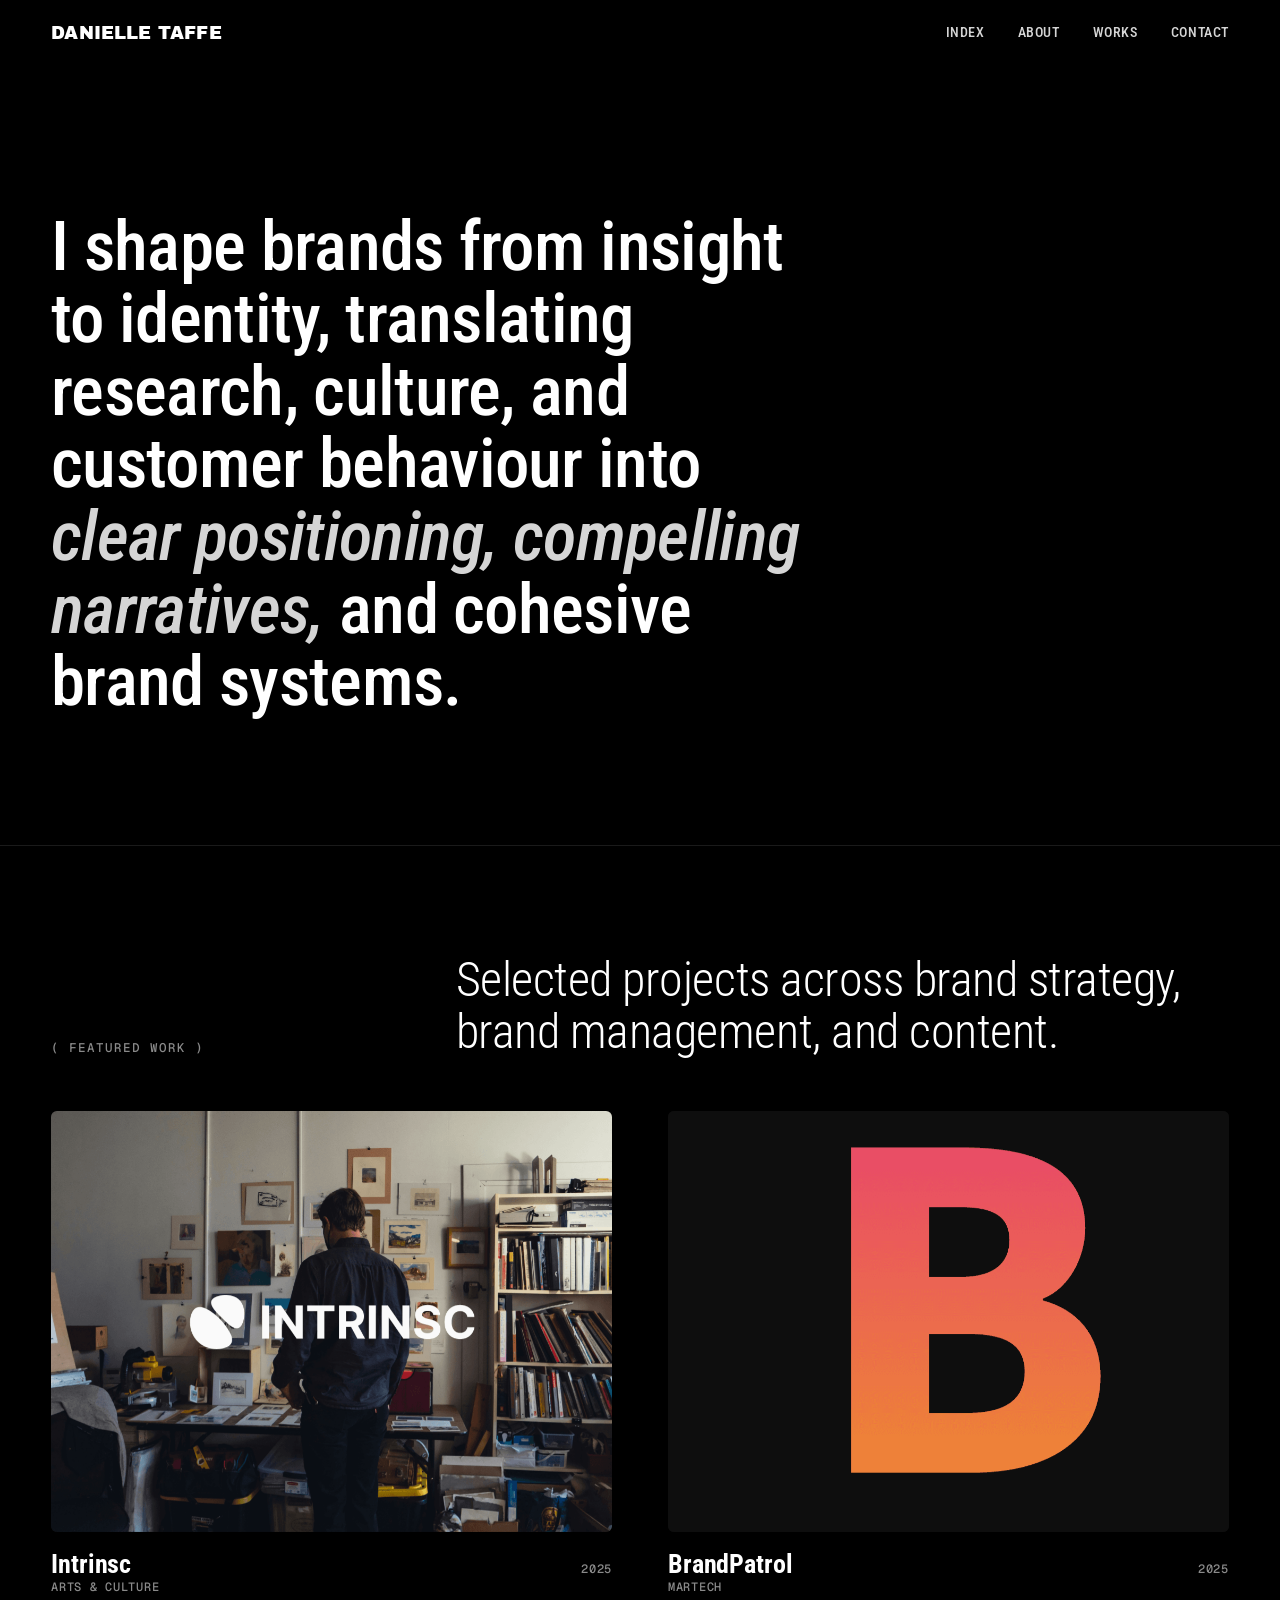
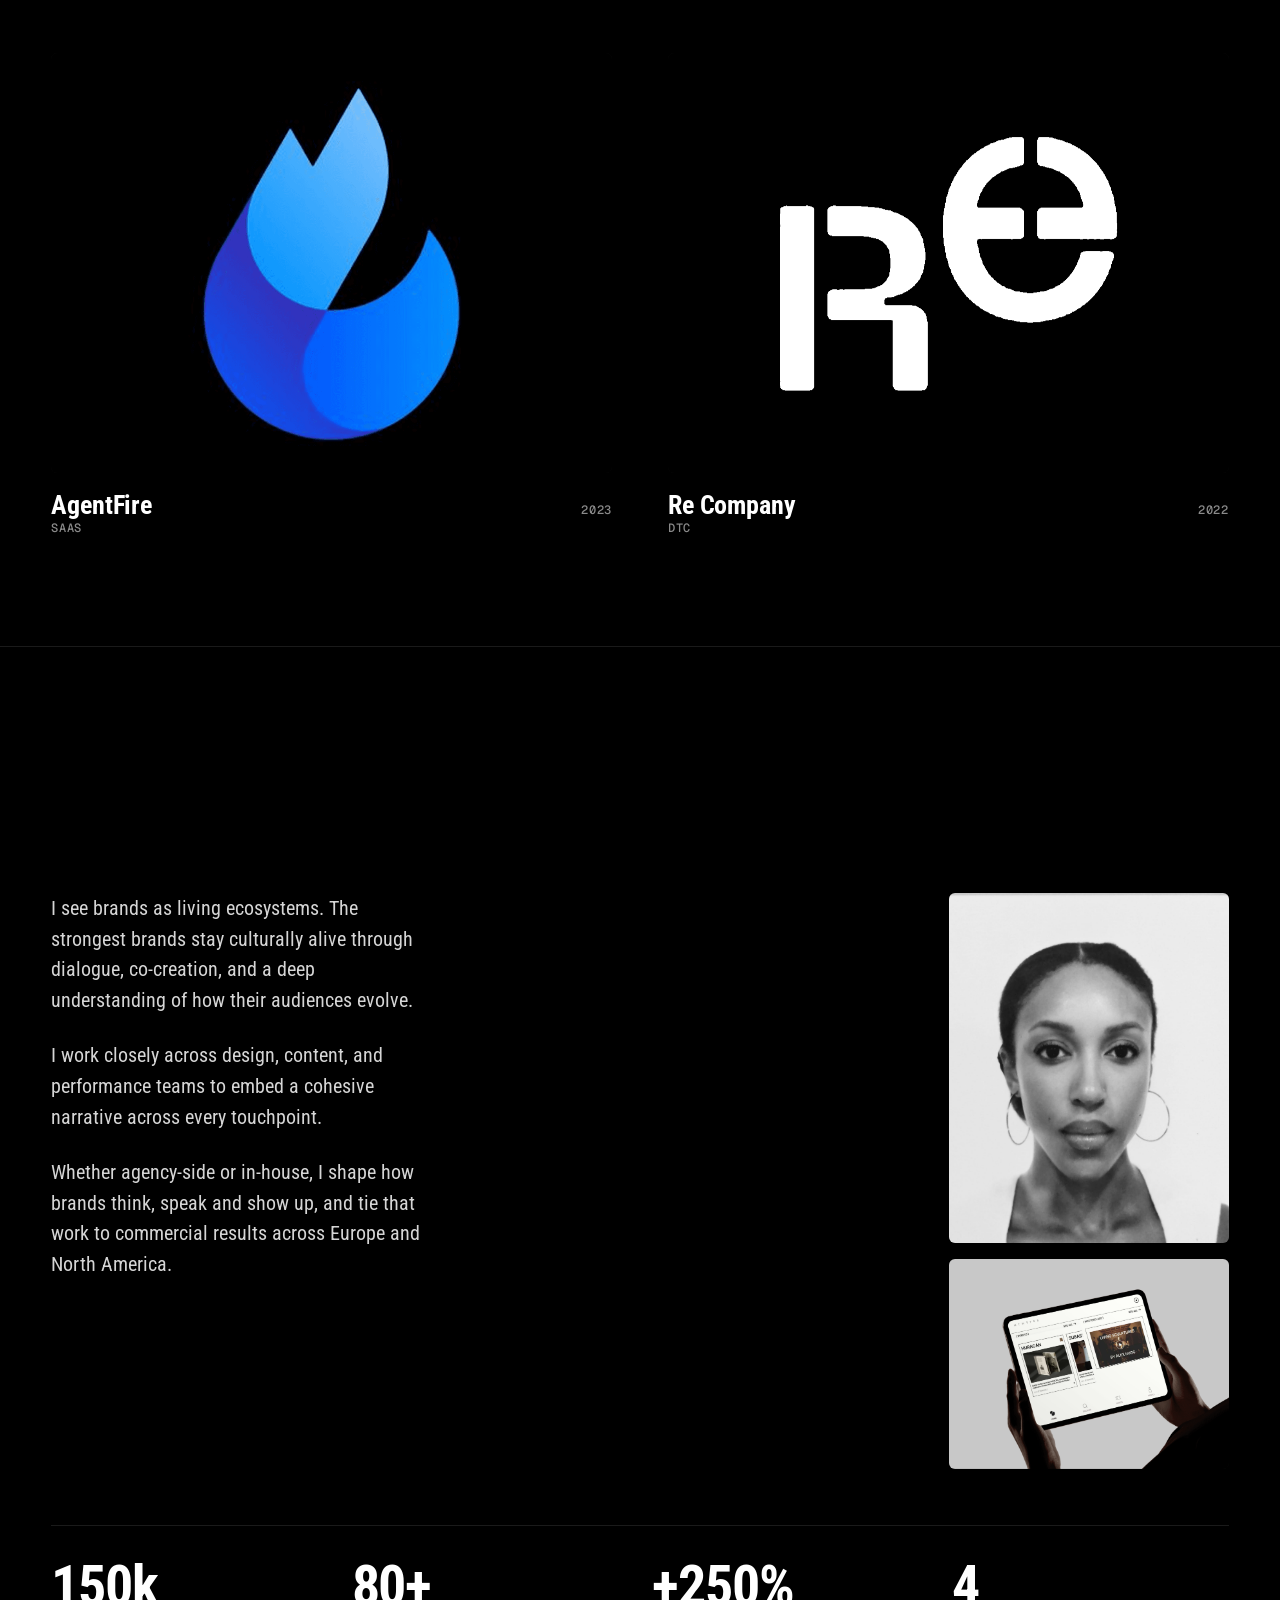
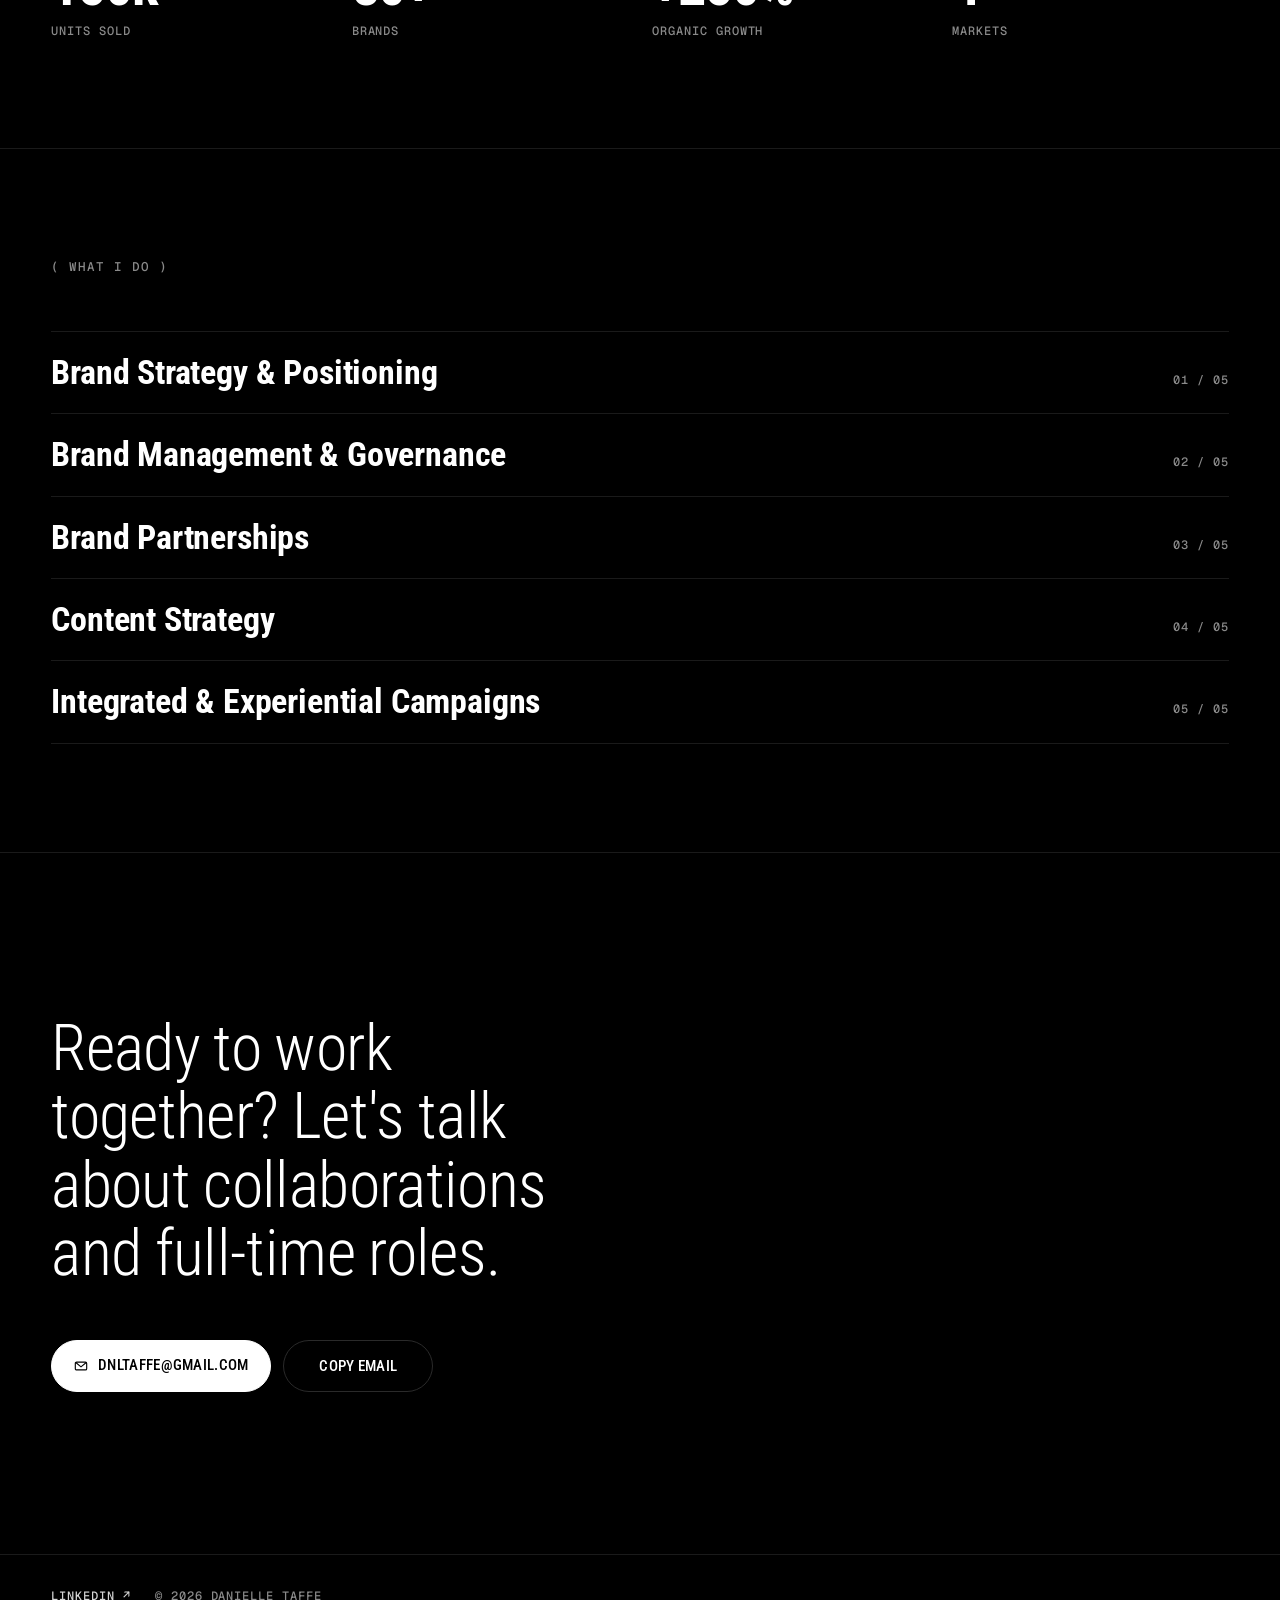
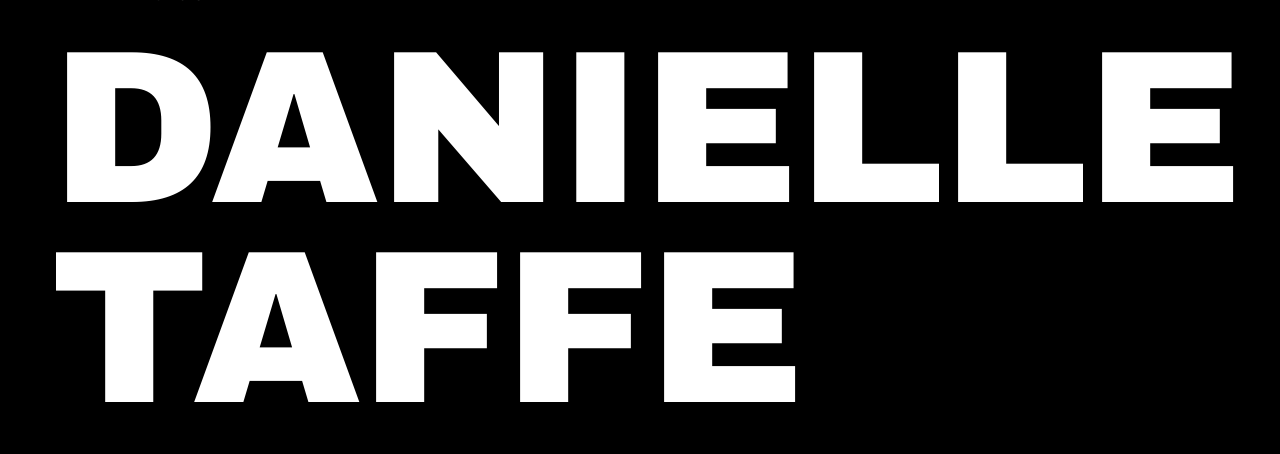
<file: index.html>
<!doctype html>
<html lang="en">
<head>
<meta charset="utf-8" />
<meta name="viewport" content="width=device-width, initial-scale=1" />
<title>Danielle Taffe — Brand Manager & Brand Strategist</title>
<meta name="description" content="Brand and Creative Strategist. I shape brands from insight to identity." />
<link rel="preconnect" href="https://fonts.googleapis.com" />
<link rel="preconnect" href="https://fonts.gstatic.com" crossorigin />
<link href="https://fonts.googleapis.com/css2?family=Archivo+Black&family=Roboto+Condensed:ital,wght@0,400;0,500;0,700;1,400;1,700&family=Geist+Mono:wght@400;500&display=swap" rel="stylesheet" />
<link rel="stylesheet" href="styles.css" />
</head>
<body data-screen-label="Home">

<header class="site-header">
  <div class="container nav">
    <div class="wordmark"><a href="index.html">Danielle taffe</a></div>
    <nav class="nav-links" aria-label="Primary">
      <a href="index.html">Index</a>
      <a href="#info">About</a>
      <a href="works.html">Works</a>
      <a href="mailto:dnltaffe@gmail.com">Contact</a>
    </nav>
  </div>
</header>

<main>
  <!-- ────────────── HERO ────────────── -->
  <section class="hero">
    <div class="container">
      <h1 class="reveal" data-delay="1" style="font-weight: 500">
        I shape brands from insight to identity, translating research, culture, and customer behaviour into <em>clear positioning, compelling narratives,</em> and cohesive brand systems.
      </h1>
    </div>
  </section>

  <!-- ────────────── FEATURED WORK ────────────── -->
  <section class="section" id="work">
    <div class="container">
      <div class="section-head reveal">
        <span class="section-label">( Featured work )</span>
        <h2 class="section-title" style="font-weight: 300">Selected projects across brand strategy, brand management, and content.</h2>
      </div>

      <div class="projects two-up">
        <a class="project reveal" href="works/intrinsc.html">
          <div class="project__media">
            <img src="assets/intrinsc-hero.png" alt="Intrinsc — brand identity" loading="lazy" />
            <span class="project__view">View project
              <svg viewBox="0 0 12 12" fill="none" stroke="currentColor" stroke-width="1.5"><path d="M2 10L10 2M4 2h6v6"/></svg>
            </span>
          </div>
          <div class="project__meta">
            <div>
              <div class="project__title">Intrinsc</div>
              <div class="project__tag">Arts & Culture</div>
            </div>
            <div class="project__year">2025</div>
          </div>
        </a>

        <a class="project reveal" data-delay="1" href="works/brandpatrol.html">
          <div class="project__media">
            <img src="assets/brandpatrol-thumb.png" alt="BrandPatrol — brand & product" loading="lazy" />
            <span class="project__view">View project
              <svg viewBox="0 0 12 12" fill="none" stroke="currentColor" stroke-width="1.5"><path d="M2 10L10 2M4 2h6v6"/></svg>
            </span>
          </div>
          <div class="project__meta">
            <div>
              <div class="project__title">BrandPatrol</div>
              <div class="project__tag">Martech</div>
            </div>
            <div class="project__year">2025</div>
          </div>
        </a>

        <a class="project reveal" data-delay="2" href="works/agentfire.html">
          <div class="project__media">
            <img src="assets/agentfire-thumb.png" alt="AgentFire — content strategy" loading="lazy" />
            <span class="project__view">View project
              <svg viewBox="0 0 12 12" fill="none" stroke="currentColor" stroke-width="1.5"><path d="M2 10L10 2M4 2h6v6"/></svg>
            </span>
          </div>
          <div class="project__meta">
            <div>
              <div class="project__title">AgentFire</div>
              <div class="project__tag">SaaS</div>
            </div>
            <div class="project__year">2023</div>
          </div>
        </a>

        <a class="project reveal" data-delay="3" href="works/re-company.html">
          <div class="project__media">
            <img src="assets/recompany-thumb.png" alt="Re Company — brand strategy" loading="lazy" />
            <span class="project__view">View project
              <svg viewBox="0 0 12 12" fill="none" stroke="currentColor" stroke-width="1.5"><path d="M2 10L10 2M4 2h6v6"/></svg>
            </span>
          </div>
          <div class="project__meta">
            <div>
              <div class="project__title">Re Company</div>
              <div class="project__tag">DTC</div>
            </div>
            <div class="project__year">2022</div>
          </div>
        </a>
      </div>
    </div>
  </section>

  <!-- ────────────── ABOUT / INFO ────────────── -->
  <section class="section" id="info">
    <div class="container">
      <div class="section-head reveal">
        <span class="section-label">( About me )</span>
      </div>
      <div class="reveal" style="display:flex;flex-wrap:wrap;gap:10px 40px;margin-bottom:clamp(32px,5vh,56px);font-family:var(--mono);font-size:12.5px;font-weight:500;letter-spacing:0.08em;text-transform:uppercase;color:var(--fg-2)">
        <div><span style="color:var(--muted)">Languages</span> — English (native) · Spanish (professional)</div>
        <div><span style="color:var(--muted)">Markets</span> — EMEA · DACH · North America</div>
        <div><span style="color:var(--muted)">Based in</span> — Madrid</div>
      </div>

      <div class="about-grid">
        <div class="about-copy reveal">
          <p>I see brands as living ecosystems. The strongest brands stay culturally alive through dialogue, co-creation, and a deep understanding of how their audiences evolve.</p>
          <p>I work closely across design, content, and performance teams to embed a cohesive narrative across every touchpoint.</p>
          <p>Whether agency-side or in-house, I shape how brands think, speak and show up, and tie that work to commercial results across Europe and North America.</p>
        </div>
        <div class="about-media reveal" data-delay="1">
          <img src="assets/SuRT0lh9m4CYpIQ8K9o80RB43E.jpeg" alt="" loading="lazy" />
          <img src="assets/intrinsc-ipad-v2.png" alt="" loading="lazy" />
        </div>
      </div>

      <div class="stats reveal" data-delay="2" style="grid-template-columns:repeat(auto-fit,minmax(180px,1fr));gap:32px 24px">
        <div class="stat"><div class="stat__num">150k</div><div class="stat__label">Units sold</div></div>
        <div class="stat"><div class="stat__num">80+</div><div class="stat__label">Brands</div></div>
        <div class="stat"><div class="stat__num">+250%</div><div class="stat__label">Organic growth</div></div>
        <div class="stat"><div class="stat__num">4</div><div class="stat__label">Markets</div></div>
      </div>
    </div>
  </section>

  <!-- ────────────── WHAT I DO ────────────── -->
  <section class="section">
    <div class="container">
      <div class="section-head reveal">
        <span class="section-label">( What I do )</span>
      </div>

      <ul class="cap-list">
        <li class="reveal"><span>Brand Strategy &amp; Positioning</span><span class="num">01 / 05</span></li>
        <li class="reveal" data-delay="1"><span>Brand Management &amp; Governance</span><span class="num">02 / 05</span></li>
        <li class="reveal" data-delay="2"><span>Brand Partnerships</span><span class="num">03 / 05</span></li>
        <li class="reveal" data-delay="3"><span>Content Strategy</span><span class="num">04 / 05</span></li>
        <li class="reveal" data-delay="4"><span>Integrated & Experiential Campaigns</span><span class="num">05 / 05</span></li>
      </ul>
    </div>
  </section>

  <!-- ────────────── CONTACT ────────────── -->
  <section class="contact">
    <div class="container">
      <h2 class="reveal" style="font-weight: 300">Ready to work together? Let's talk about collaborations and full-time roles.</h2>
      <div class="contact-actions reveal" data-delay="1">
        <a href="mailto:dnltaffe@gmail.com" class="btn">
          <svg class="icon-mail" viewBox="0 0 16 16" fill="none" stroke="currentColor" stroke-width="1.3"><rect x="1.5" y="3.5" width="13" height="9" rx="1.5"/><path d="M2 4l6 5 6-5"/></svg>
          dnltaffe@gmail.com
        </a>
        <button class="btn btn--ghost copy-btn" data-copy-email="dnltaffe@gmail.com" type="button">
          <span class="label-default">Copy email</span>
          <span class="label-copied">Copied ✓</span>
        </button>
      </div>
    </div>
  </section>
</main>

<footer class="site-footer">
  <div class="container">
    <div class="footer-inner">
      <div class="footer-meta">
        <a href="https://www.linkedin.com/in/danielletaffe/" target="_blank" rel="noopener">LinkedIn ↗</a>
        <span>© 2026 Danielle Taffe</span>
      </div>
    </div>
    <div class="wordmark-lg">Danielle taffe</div>
  </div>
</footer>

<script src="main.js"></script>
</body>
</html>
</file>
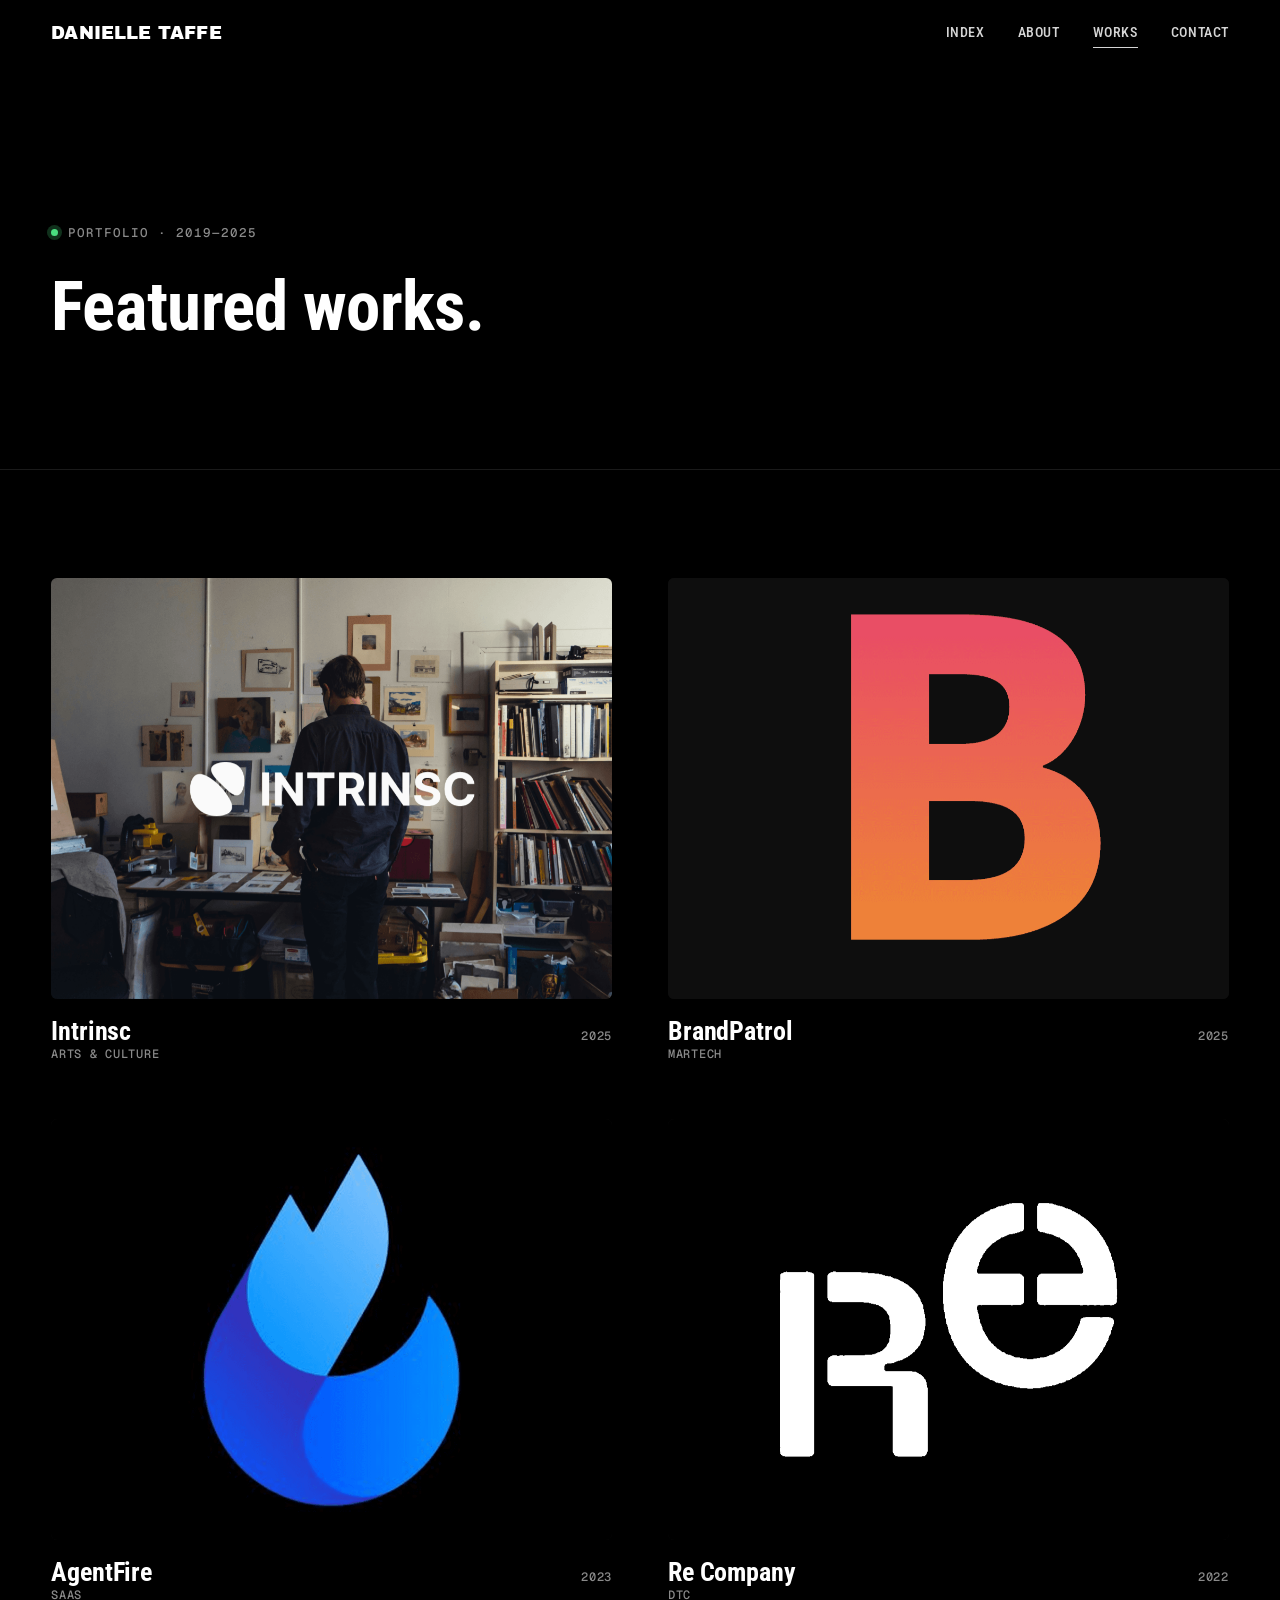
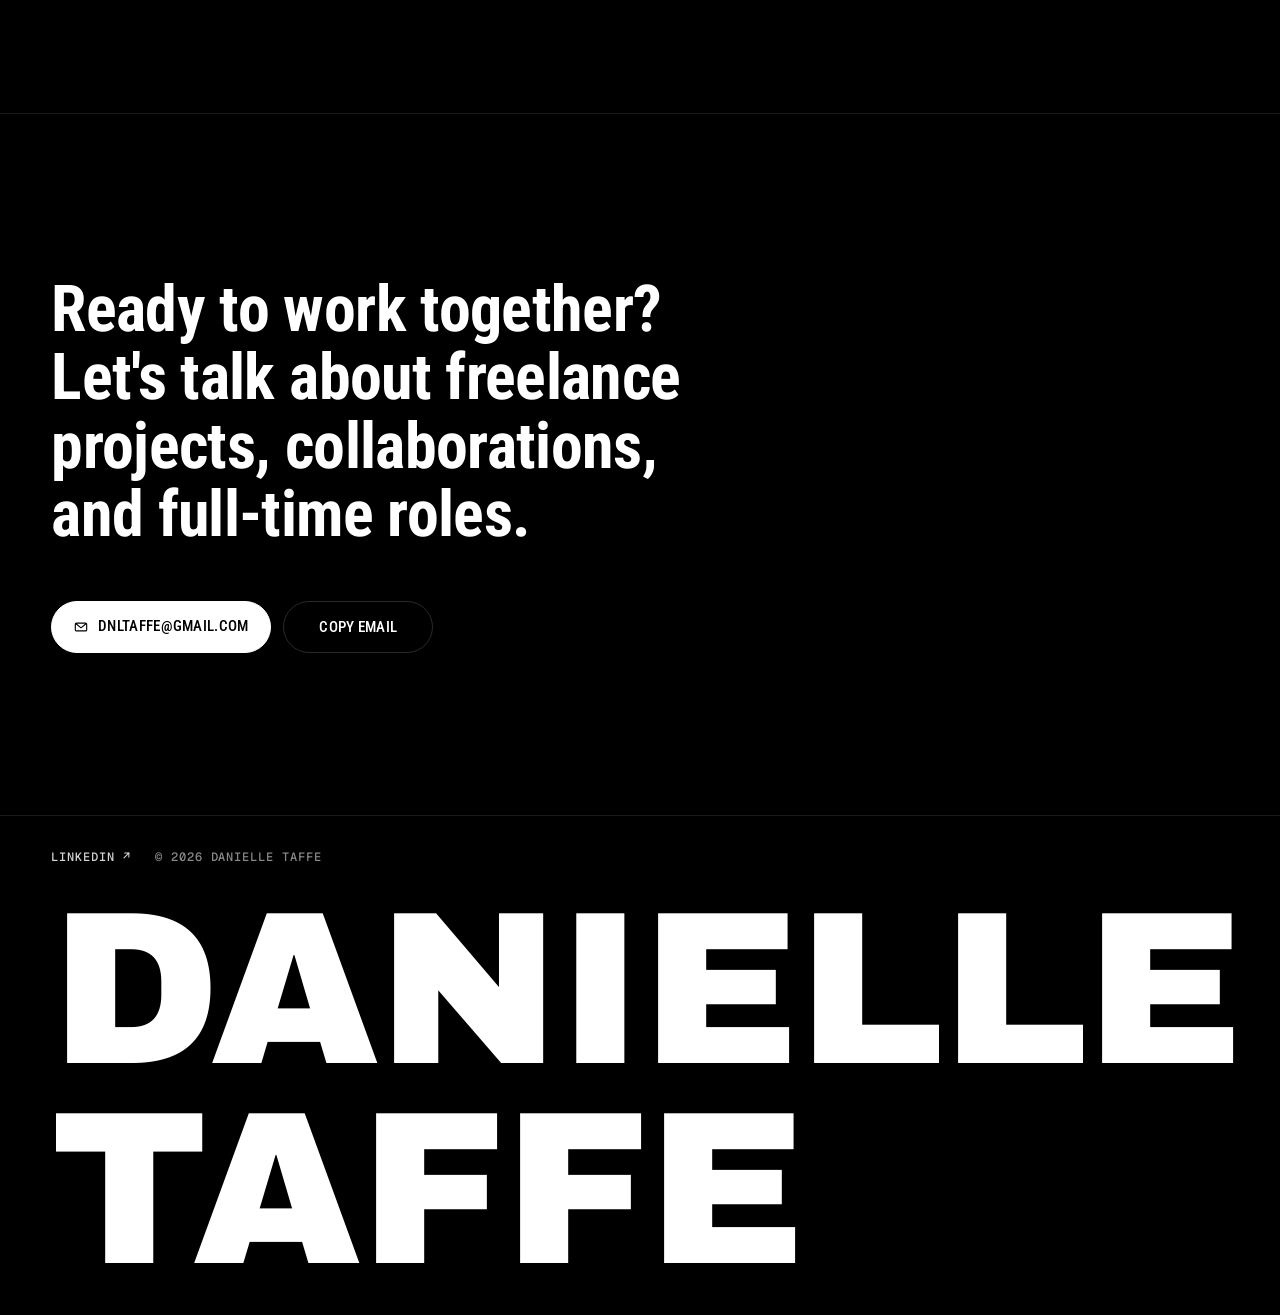
<file: works.html>
<!doctype html>
<html lang="en">
<head>
<meta charset="utf-8" />
<meta name="viewport" content="width=device-width, initial-scale=1" />
<title>Works — Danielle Taffe</title>
<meta name="description" content="Selected works by Danielle Taffe — Brand & Creative Strategist." />
<link rel="preconnect" href="https://fonts.googleapis.com" />
<link rel="preconnect" href="https://fonts.gstatic.com" crossorigin />
<link href="https://fonts.googleapis.com/css2?family=Archivo+Black&family=Roboto+Condensed:ital,wght@0,400;0,500;0,700;1,400;1,700&family=Geist+Mono:wght@400;500&display=swap" rel="stylesheet" />
<link rel="stylesheet" href="styles.css" />
</head>
<body data-screen-label="Works">

<header class="site-header">
  <div class="container nav">
    <div class="wordmark"><a href="index.html">Danielle taffe</a></div>
    <nav class="nav-links" aria-label="Primary">
      <a href="index.html">Index</a>
      <a href="index.html#info">About</a>
      <a href="works.html">Works</a>
      <a href="mailto:dnltaffe@gmail.com">Contact</a>
    </nav>
  </div>
</header>

<main>
  <section class="hero">
    <div class="container">
      <p class="eyebrow reveal"><span class="dot"></span> Portfolio · 2019—2025</p>
      <h1 class="reveal" data-delay="1">Featured works.</h1>
    </div>
  </section>

  <section class="section">
    <div class="container">
      <div class="projects two-up">
        <a class="project reveal" href="works/intrinsc.html">
          <div class="project__media">
            <img src="assets/intrinsc-hero.png" alt="Intrinsc" loading="lazy" />
            <span class="project__view">View project
              <svg viewBox="0 0 12 12" fill="none" stroke="currentColor" stroke-width="1.5"><path d="M2 10L10 2M4 2h6v6"/></svg>
            </span>
          </div>
          <div class="project__meta">
            <div>
              <div class="project__title">Intrinsc</div>
              <div class="project__tag">Arts & Culture</div>
            </div>
            <div class="project__year">2025</div>
          </div>
        </a>

        <a class="project reveal" data-delay="1" href="works/brandpatrol.html">
          <div class="project__media">
            <img src="assets/brandpatrol-thumb.png" alt="BrandPatrol" loading="lazy" />
            <span class="project__view">View project
              <svg viewBox="0 0 12 12" fill="none" stroke="currentColor" stroke-width="1.5"><path d="M2 10L10 2M4 2h6v6"/></svg>
            </span>
          </div>
          <div class="project__meta">
            <div>
              <div class="project__title">BrandPatrol</div>
              <div class="project__tag">Martech</div>
            </div>
            <div class="project__year">2025</div>
          </div>
        </a>

        <a class="project reveal" data-delay="2" href="works/agentfire.html">
          <div class="project__media">
            <img src="assets/agentfire-thumb.png" alt="AgentFire" loading="lazy" />
            <span class="project__view">View project
              <svg viewBox="0 0 12 12" fill="none" stroke="currentColor" stroke-width="1.5"><path d="M2 10L10 2M4 2h6v6"/></svg>
            </span>
          </div>
          <div class="project__meta">
            <div>
              <div class="project__title">AgentFire</div>
              <div class="project__tag">SaaS</div>
            </div>
            <div class="project__year">2023</div>
          </div>
        </a>

        <a class="project reveal" data-delay="3" href="works/re-company.html">
          <div class="project__media">
            <img src="assets/recompany-thumb.png" alt="Re Company" loading="lazy" />
            <span class="project__view">View project
              <svg viewBox="0 0 12 12" fill="none" stroke="currentColor" stroke-width="1.5"><path d="M2 10L10 2M4 2h6v6"/></svg>
            </span>
          </div>
          <div class="project__meta">
            <div>
              <div class="project__title">Re Company</div>
              <div class="project__tag">DTC</div>
            </div>
            <div class="project__year">2022</div>
          </div>
        </a>
      </div>
    </div>
  </section>

  <section class="contact">
    <div class="container">
      <h2 class="reveal">Ready to work together? Let's talk about freelance projects, collaborations, and full-time roles.</h2>
      <div class="contact-actions reveal" data-delay="1">
        <a href="mailto:dnltaffe@gmail.com" class="btn">
          <svg class="icon-mail" viewBox="0 0 16 16" fill="none" stroke="currentColor" stroke-width="1.3"><rect x="1.5" y="3.5" width="13" height="9" rx="1.5"/><path d="M2 4l6 5 6-5"/></svg>
          dnltaffe@gmail.com
        </a>
        <button class="btn btn--ghost copy-btn" data-copy-email="dnltaffe@gmail.com" type="button">
          <span class="label-default">Copy email</span>
          <span class="label-copied">Copied ✓</span>
        </button>
      </div>
    </div>
  </section>
</main>

<footer class="site-footer">
  <div class="container">
    <div class="footer-inner">
      <div class="footer-meta">
        <a href="https://www.linkedin.com/in/danielletaffe/" target="_blank" rel="noopener">LinkedIn ↗</a>
        <span>© 2026 Danielle Taffe</span>
      </div>
    </div>
    <div class="wordmark-lg">Danielle taffe</div>
  </div>
</footer>

<script src="main.js"></script>
</body>
</html>
</file>
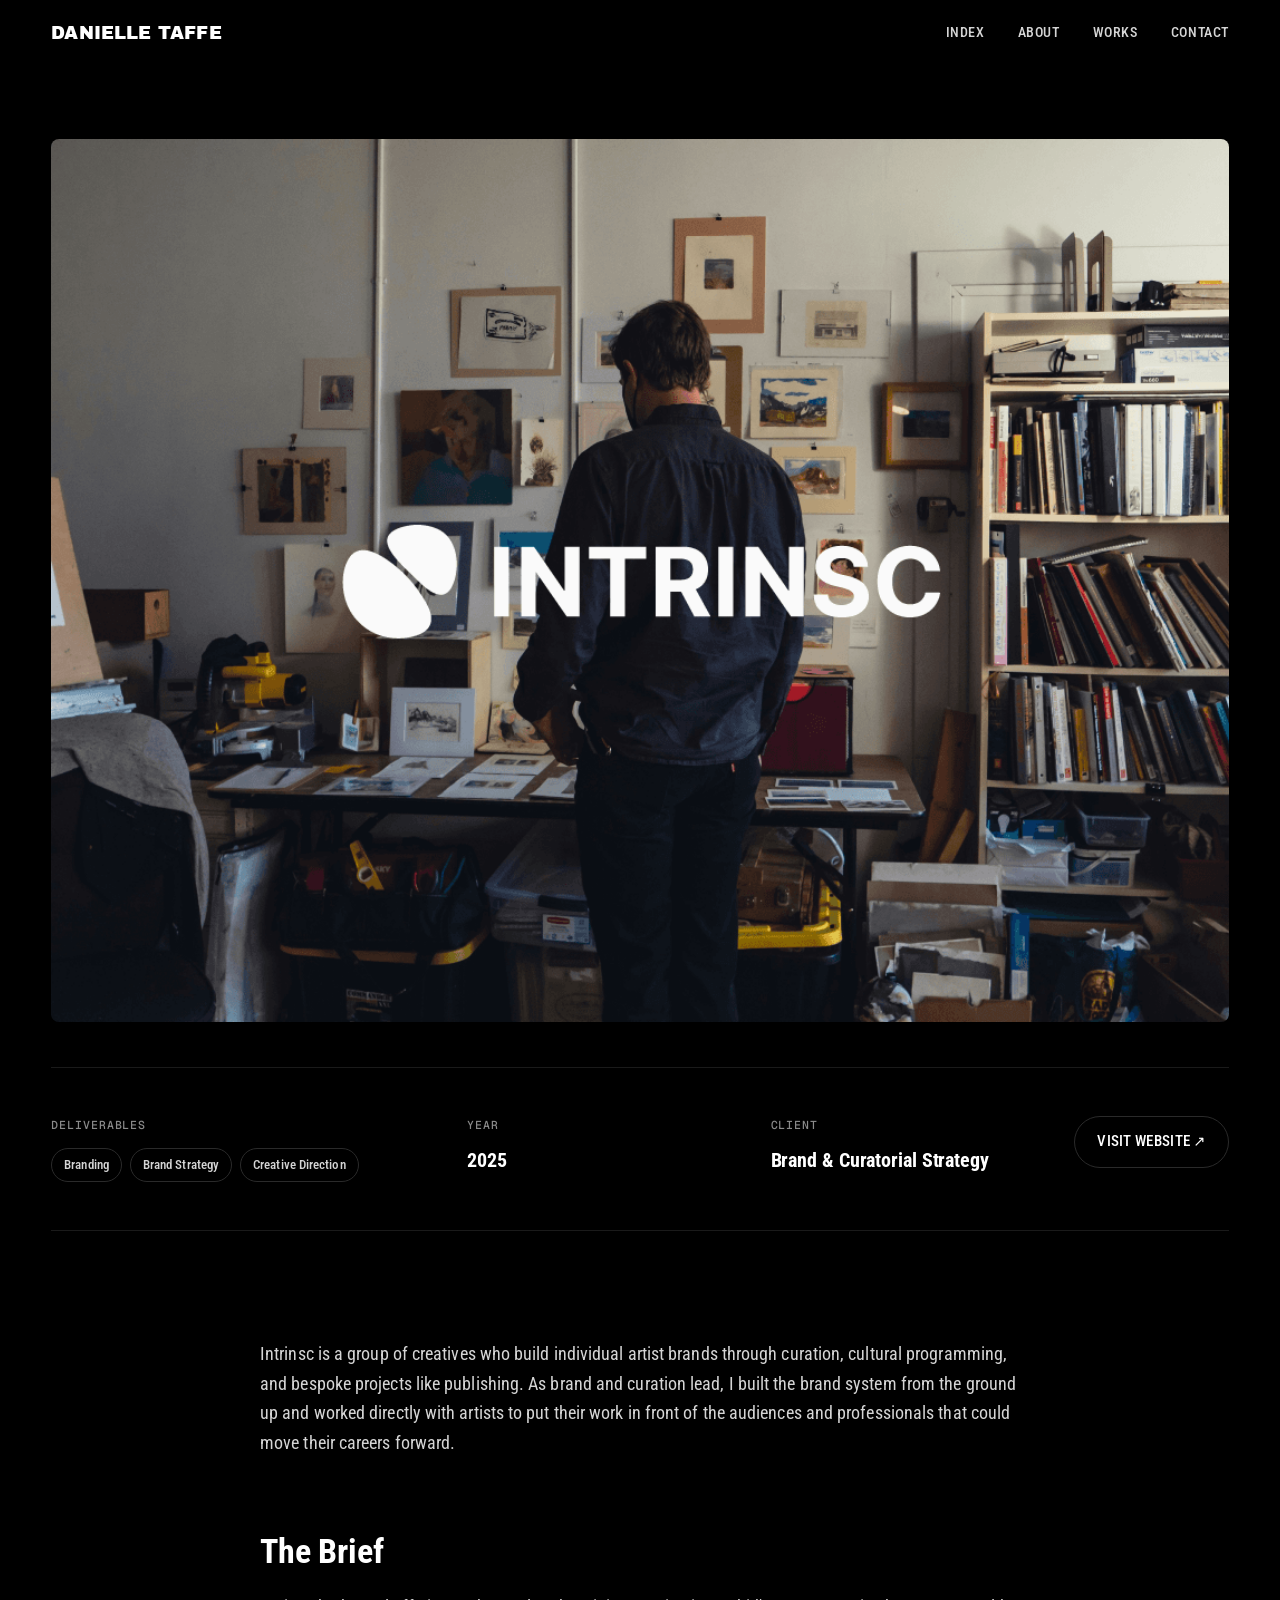
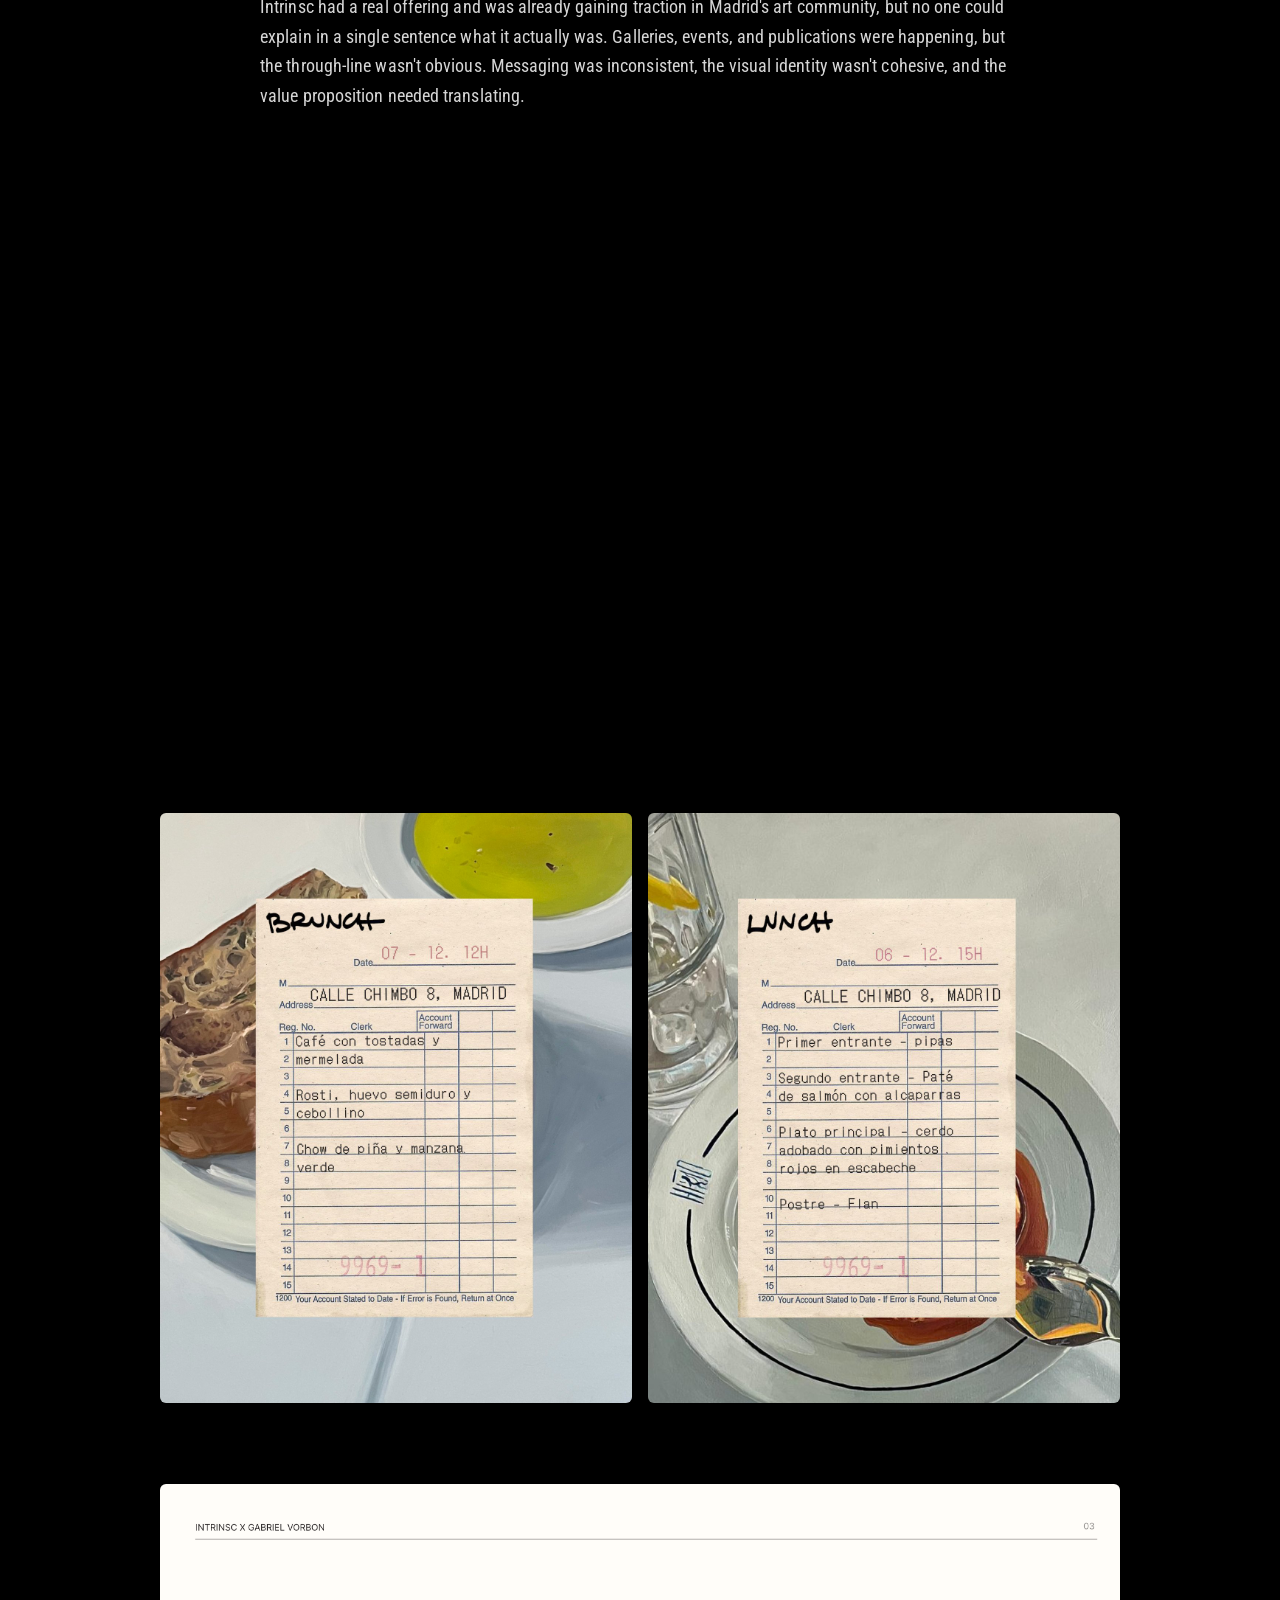
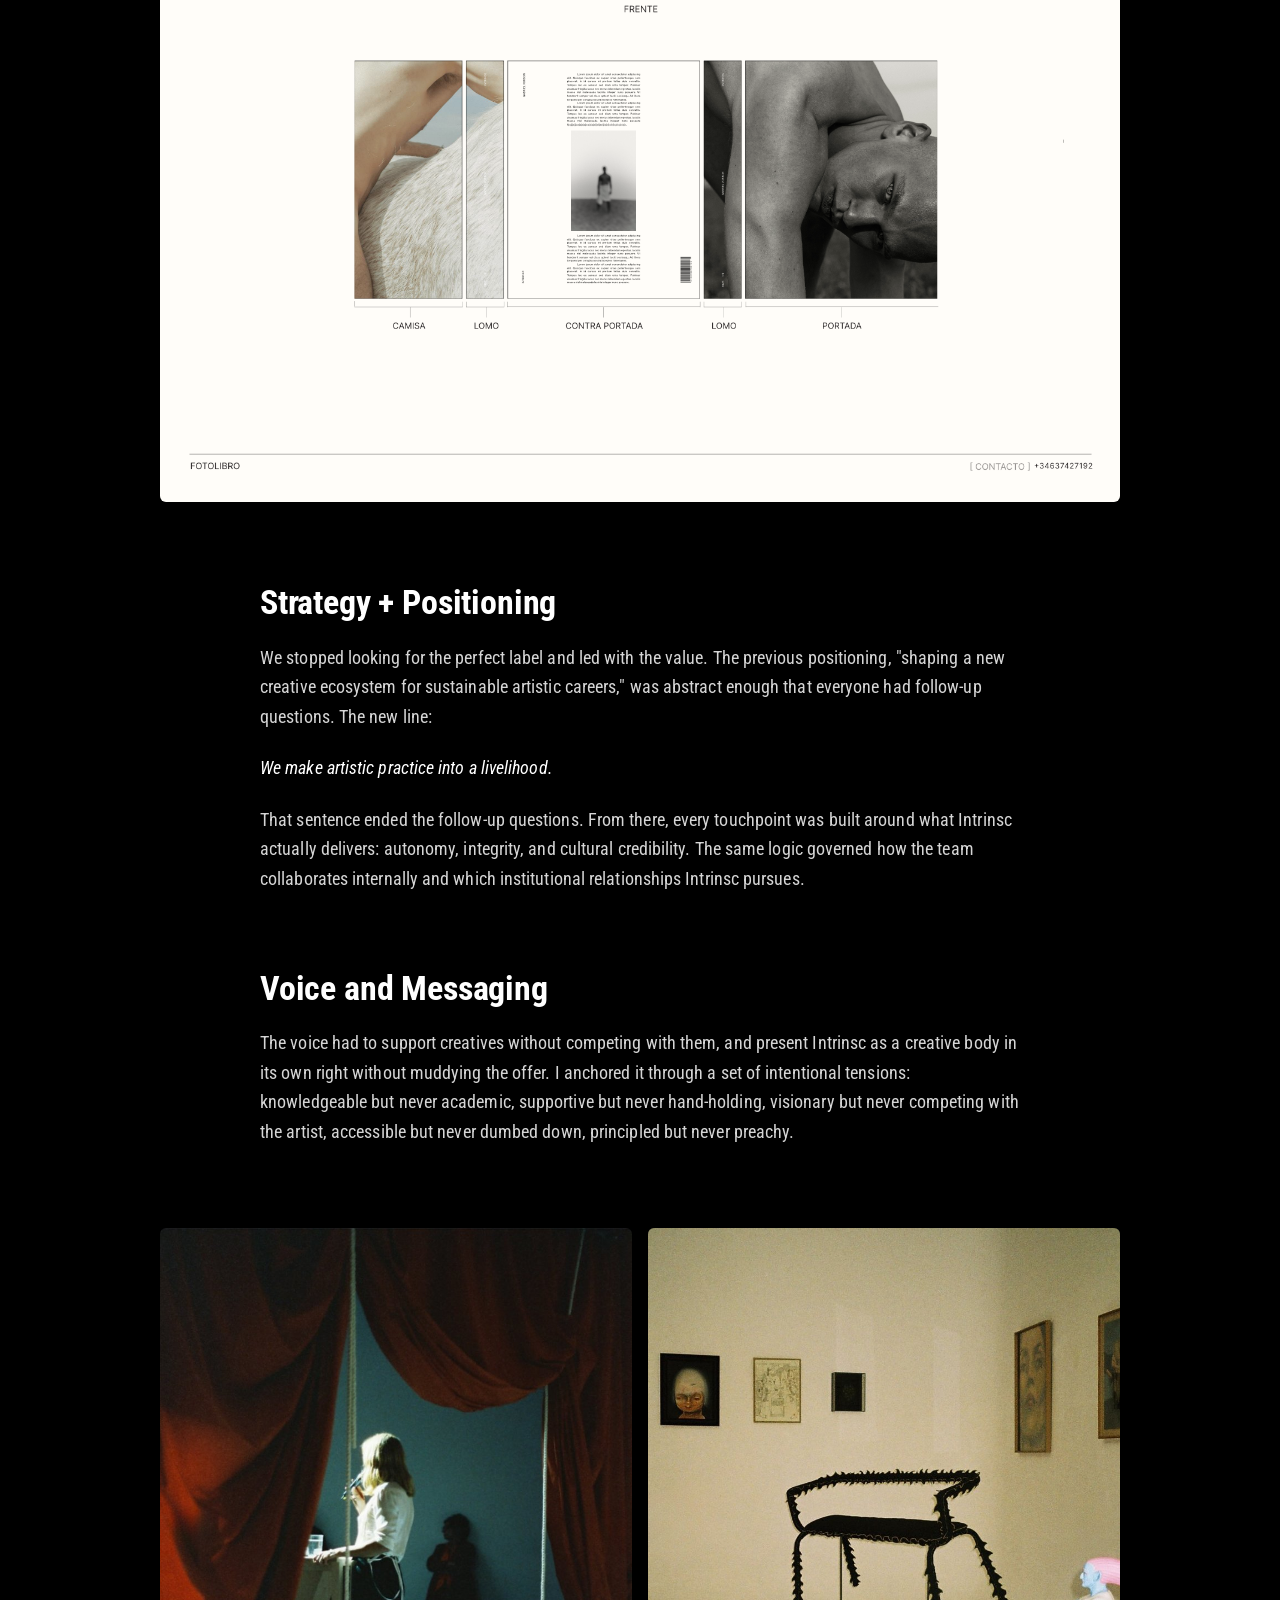
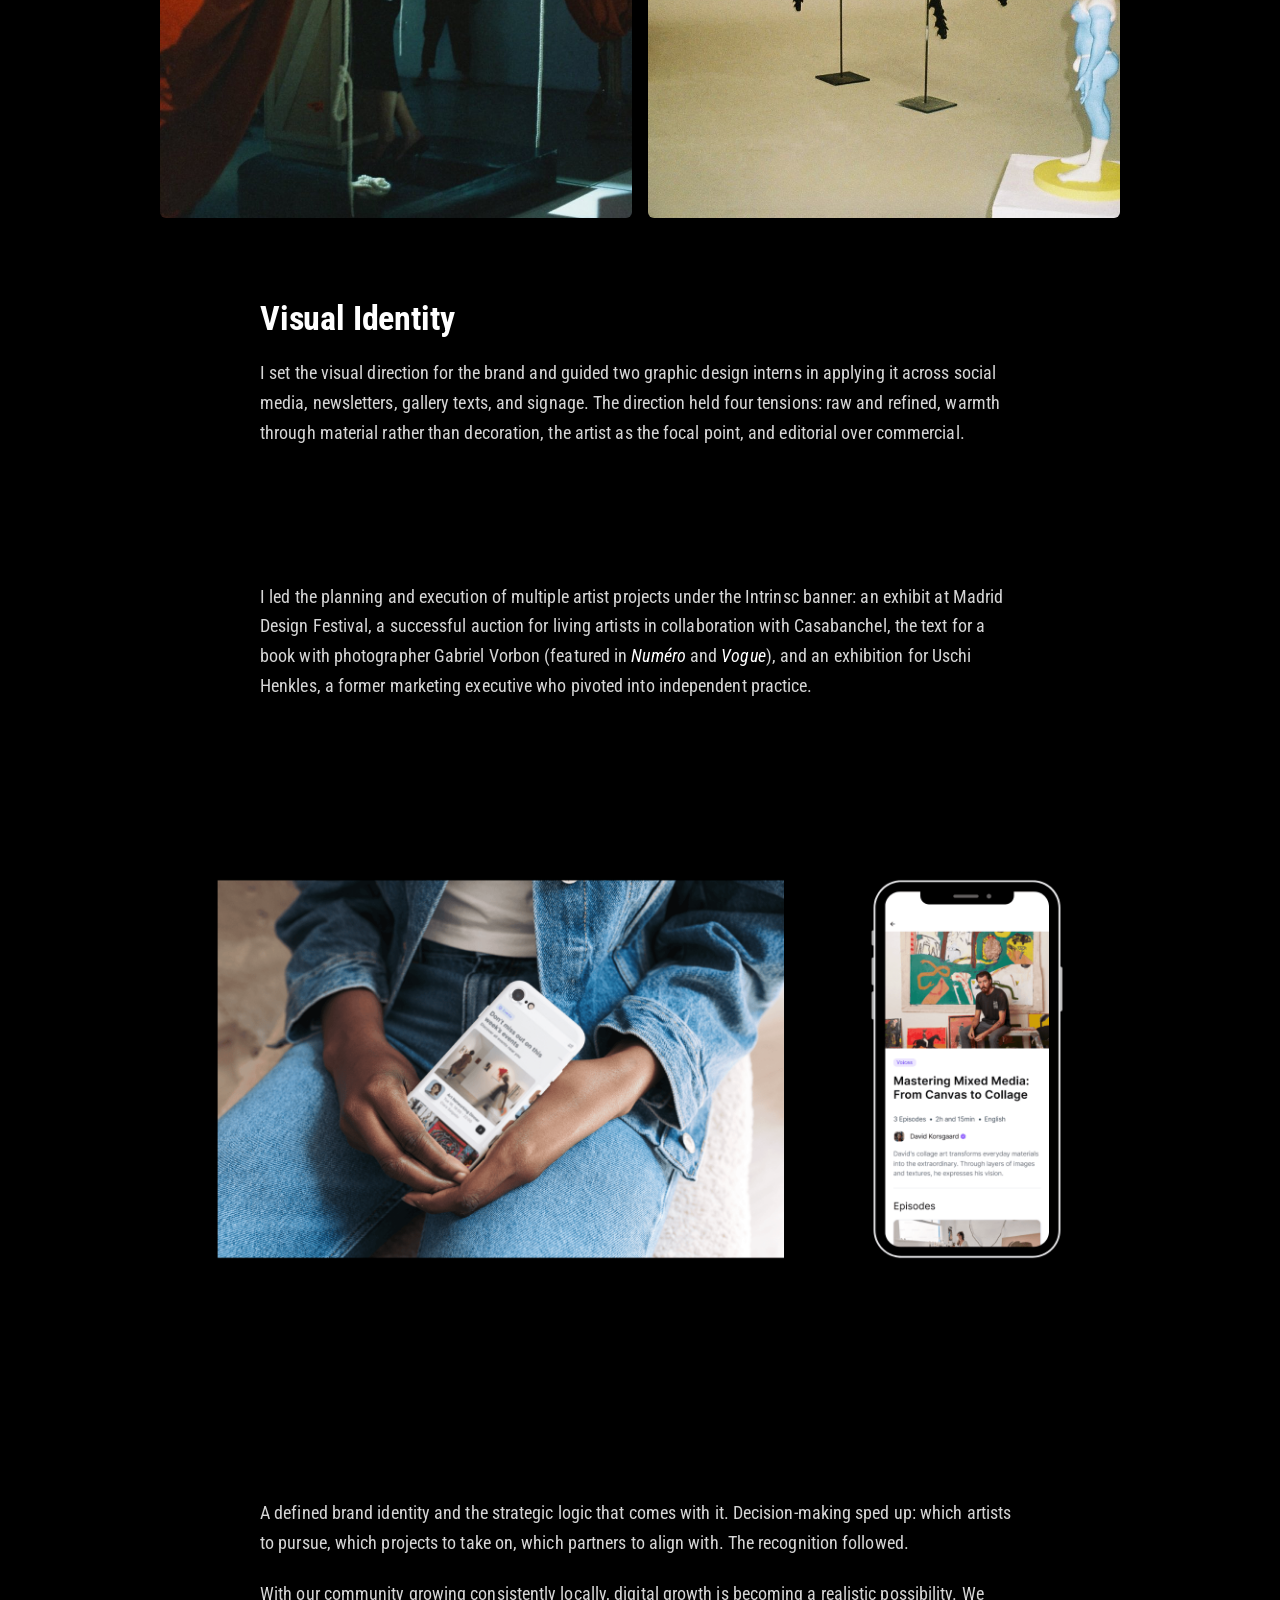
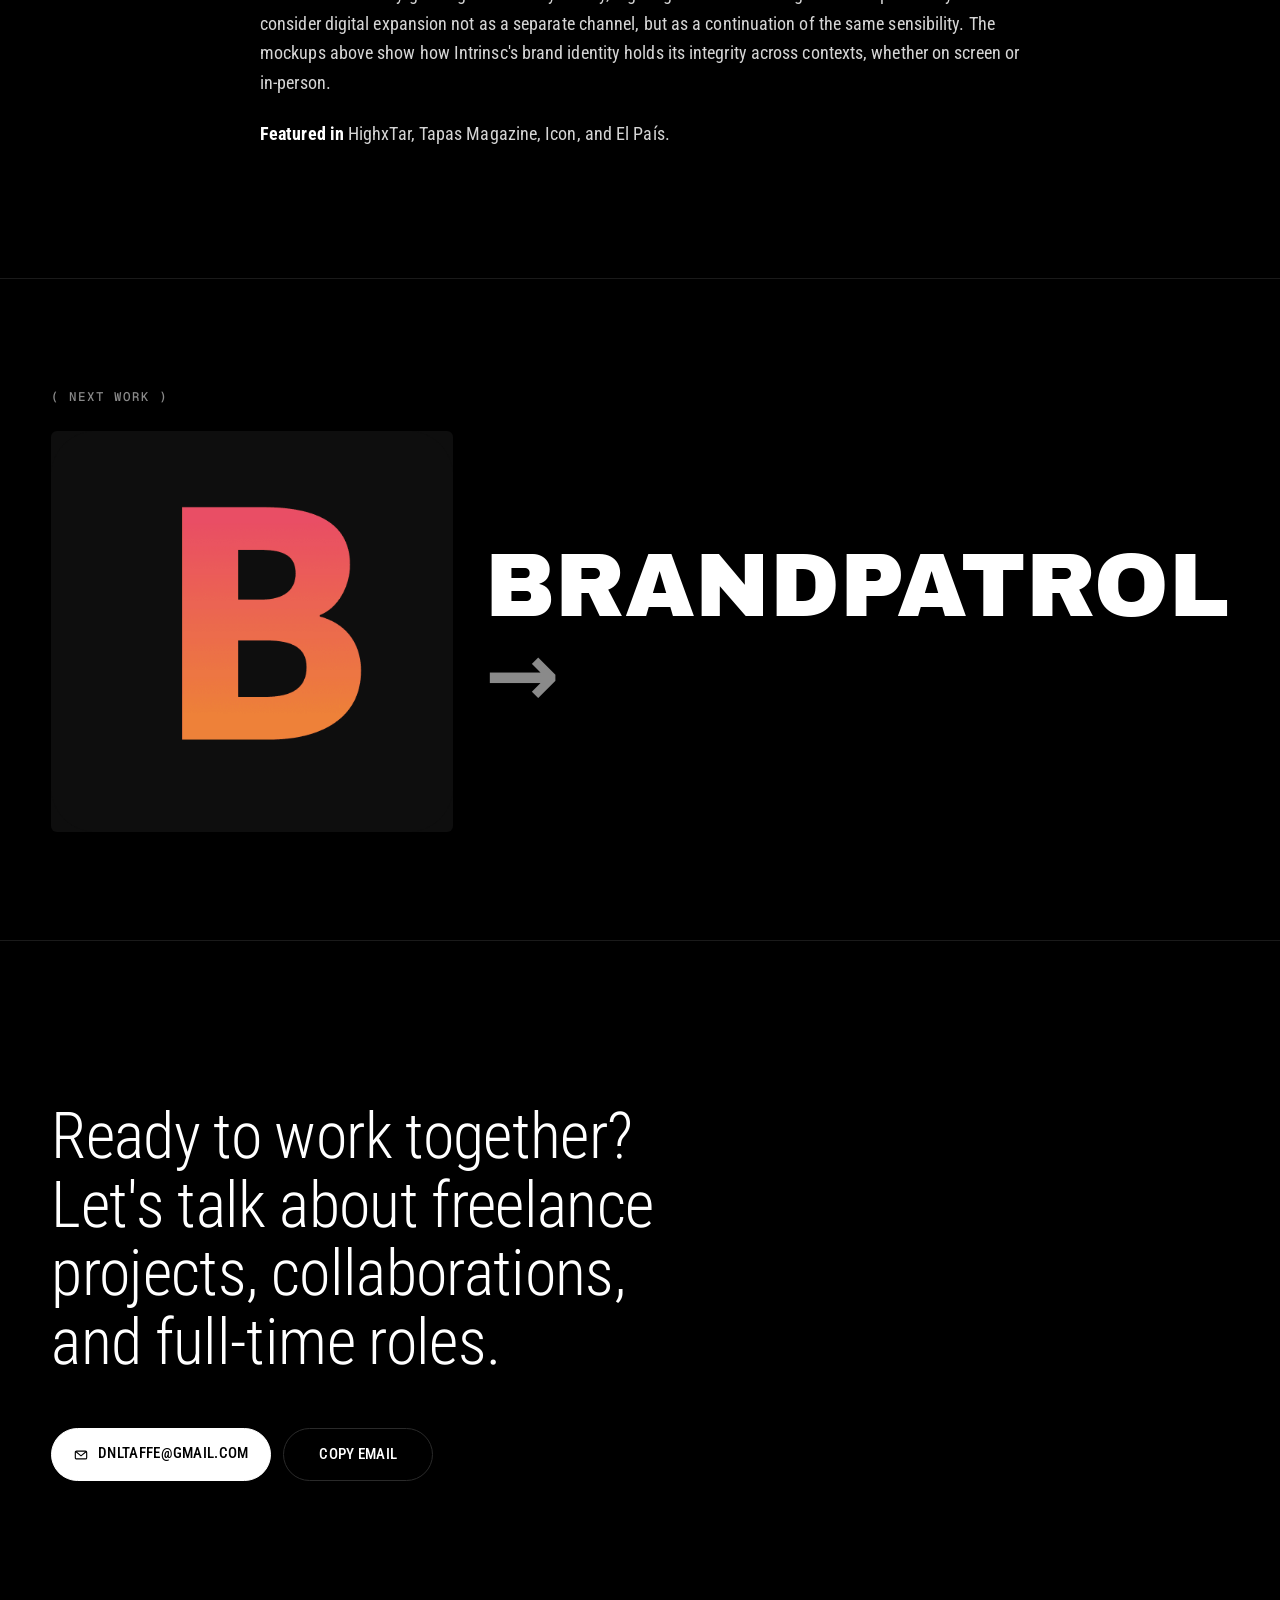
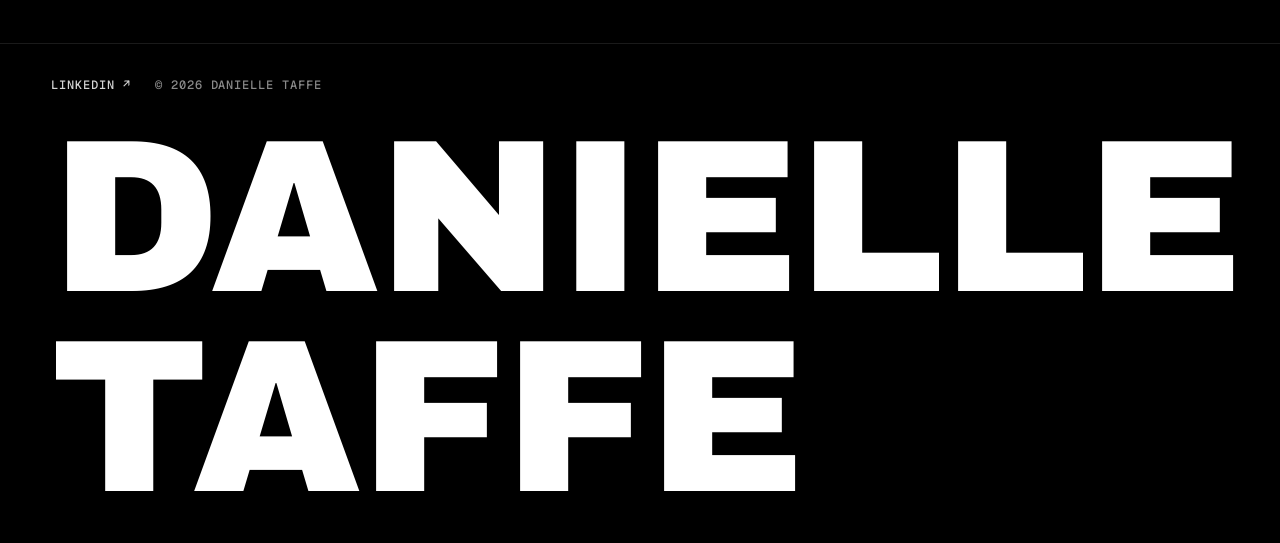
<file: works/intrinsc.html>
<!doctype html>
<html lang="en">
<head>
<meta charset="utf-8" />
<meta name="viewport" content="width=device-width, initial-scale=1" />
<title>Intrinsc — Danielle Taffe</title>
<meta name="description" content="Brand and curatorial strategy for Intrinsc — a creative studio building artist brands." />
<link rel="preconnect" href="https://fonts.googleapis.com" />
<link rel="preconnect" href="https://fonts.gstatic.com" crossorigin />
<link href="https://fonts.googleapis.com/css2?family=Archivo+Black&family=Roboto+Condensed:ital,wght@0,400;0,500;0,700;1,400;1,700&family=Geist+Mono:wght@400;500&display=swap" rel="stylesheet" />
<link rel="stylesheet" href="../styles.css" />
</head>
<body data-screen-label="Intrinsc">

<header class="site-header">
  <div class="container nav">
    <div class="wordmark"><a href="../index.html">Danielle taffe</a></div>
    <nav class="nav-links" aria-label="Primary">
      <a href="../index.html">Index</a>
      <a href="../index.html#info">About</a>
      <a href="../works.html">Works</a>
      <a href="mailto:dnltaffe@gmail.com">Contact</a>
    </nav>
  </div>
</header>

<main>
  <!-- Hero image -->
  <section class="case-hero">
    <div class="container">
      <figure class="case-hero__media reveal">
        <img src="../assets/intrinsc-hero.png" alt="Intrinsc brand identity" />
      </figure>
    </div>
  </section>

  <!-- Meta strip -->
  <section>
    <div class="container">
      <div class="case-meta reveal">
        <div class="case-meta__block">
          <div class="label">Deliverables</div>
          <div class="case-meta__deliverables">
            <span class="deliverable">Branding</span>
            <span class="deliverable">Brand Strategy</span>
            <span class="deliverable">Creative Direction</span>
          </div>
        </div>
        <div class="case-meta__block">
          <div class="label">Year</div>
          <div class="value">2025</div>
        </div>
        <div class="case-meta__block">
          <div class="label">Client</div>
          <div class="value">Brand &amp; Curatorial Strategy</div>
        </div>
        <div class="case-meta__block">
          <a href="https://intrinsc-afa334.webflow.io/" target="_blank" rel="noopener" class="btn btn--ghost">Visit website ↗</a>
        </div>
      </div>
    </div>
  </section>

  <!-- Body -->
  <article class="case-body">
    <div class="container">
      <div class="case-body__inner">
        <p class="reveal">Intrinsc is a group of creatives who build individual artist brands through curation, cultural programming, and bespoke projects like publishing. As brand and curation lead, I built the brand system from the ground up and worked directly with artists to put their work in front of the audiences and professionals that could move their careers forward.</p>

        <h3 class="reveal">The Brief</h3>
        <p class="reveal">Intrinsc had a real offering and was already gaining traction in Madrid's art community, but no one could explain in a single sentence what it actually was. Galleries, events, and publications were happening, but the through-line wasn't obvious. Messaging was inconsistent, the visual identity wasn't cohesive, and the value proposition needed translating.</p>
      </div>

      <figure class="case-figure case-figure--full reveal">
        <div class="video-embed">
          <iframe src="https://player.vimeo.com/video/1169501265?title=0&amp;byline=0&amp;portrait=0&amp;badge=0&amp;autopause=0&amp;player_id=0&amp;app_id=58479"
                  frameborder="0"
                  allow="autoplay; fullscreen; picture-in-picture; clipboard-write; encrypted-media; web-share"
                  referrerpolicy="strict-origin-when-cross-origin"
                  title="Artist video"></iframe>
        </div>
      </figure>

      <div class="case-figure case-figure--pair">
        <figure class="reveal"><img src="../assets/intrinsc-brunch.jpg" alt="Intrinsc — Brunch receipt artwork" style="aspect-ratio: 4/5; object-fit: cover; width: 100%;" /></figure>
        <figure class="reveal" data-delay="1"><img src="../assets/intrinsc-lunch.jpg" alt="Intrinsc — Lunch receipt artwork" style="aspect-ratio: 4/5; object-fit: cover; width: 100%;" /></figure>
      </div>

      <figure class="case-figure case-figure--full reveal">
        <img src="../assets/intrinsc-gabriel-book.png" alt="Intrinsc × Gabriel Vorbon — photobook layout" />
      </figure>

      <div class="case-body__inner">
        <h3 class="reveal">Strategy + Positioning</h3>
        <p class="reveal">We stopped looking for the perfect label and led with the value. The previous positioning, "shaping a new creative ecosystem for sustainable artistic careers," was abstract enough that everyone had follow-up questions. The new line:</p>
        <p class="reveal"><em>We make artistic practice into a livelihood.</em></p>
        <p class="reveal">That sentence ended the follow-up questions. From there, every touchpoint was built around what Intrinsc actually delivers: autonomy, integrity, and cultural credibility. The same logic governed how the team collaborates internally and which institutional relationships Intrinsc pursues.</p>

        <h3 class="reveal">Voice and Messaging</h3>
        <p class="reveal">The voice had to support creatives without competing with them, and present Intrinsc as a creative body in its own right without muddying the offer. I anchored it through a set of intentional tensions: knowledgeable but never academic, supportive but never hand-holding, visionary but never competing with the artist, accessible but never dumbed down, principled but never preachy.</p>
      </div>

      <div class="case-figure case-figure--pair">
        <figure class="reveal"><img src="../assets/intrinsc-subasta-1.jpg" alt="Intrinsc — Subasta exhibition" style="aspect-ratio: 4/5; object-fit: cover; width: 100%;" /></figure>
        <figure class="reveal" data-delay="1"><img src="../assets/intrinsc-subasta-2.jpg" alt="Intrinsc — Subasta installation" style="aspect-ratio: 4/5; object-fit: cover; width: 100%;" /></figure>
      </div>

      <div class="case-body__inner">
        <h3 class="reveal">Visual Identity</h3>
        <p class="reveal">I set the visual direction for the brand and guided two graphic design interns in applying it across social media, newsletters, gallery texts, and signage. The direction held four tensions: raw and refined, warmth through material rather than decoration, the artist as the focal point, and editorial over commercial.</p>

        <h3 class="reveal">Curation</h3>
        <p class="reveal">I led the planning and execution of multiple artist projects under the Intrinsc banner: an exhibit at Madrid Design Festival, a successful auction for living artists in collaboration with Casabanchel, the text for a book with photographer Gabriel Vorbon (featured in <em>Numéro</em> and <em>Vogue</em>), and an exhibition for Uschi Henkles, a former marketing executive who pivoted into independent practice.</p>
      </div>

      <figure class="case-figure case-figure--full reveal">
        <img src="../assets/intrinsc-6.png" alt="Intrinsc digital expansion" />
      </figure>

      <div class="case-body__inner">
        <h3 class="reveal">The Result</h3>
        <p class="reveal">A defined brand identity and the strategic logic that comes with it. Decision-making sped up: which artists to pursue, which projects to take on, which partners to align with. The recognition followed.</p>
        <p class="reveal">With our community growing consistently locally, digital growth is becoming a realistic possibility. We consider digital expansion not as a separate channel, but as a continuation of the same sensibility. The mockups above show how Intrinsc's brand identity holds its integrity across contexts, whether on screen or in-person.</p>
        <p class="reveal"><strong>Featured in</strong> HighxTar, Tapas Magazine, Icon, and El País.</p>
      </div>
    </div>
  </article>

  <!-- Next work -->
  <section class="next-work">
    <div class="container">
      <div class="section-label reveal">( Next work )</div>
      <a href="brandpatrol.html" class="reveal">
        <div class="next-work__media">
          <img src="../assets/brandpatrol-thumb.png" alt="BrandPatrol" />
        </div>
        <h2 class="next-work__title" style="font-weight: 400">BrandPatrol <span class="arrow">→</span></h2>
      </a>
    </div>
  </section>

  <section class="contact">
    <div class="container">
      <h2 class="reveal" style="font-weight: 300">Ready to work together? Let's talk about freelance projects, collaborations, and full-time roles.</h2>
      <div class="contact-actions reveal" data-delay="1">
        <a href="mailto:dnltaffe@gmail.com" class="btn">
          <svg class="icon-mail" viewBox="0 0 16 16" fill="none" stroke="currentColor" stroke-width="1.3"><rect x="1.5" y="3.5" width="13" height="9" rx="1.5"/><path d="M2 4l6 5 6-5"/></svg>
          dnltaffe@gmail.com
        </a>
        <button class="btn btn--ghost copy-btn" data-copy-email="dnltaffe@gmail.com" type="button">
          <span class="label-default">Copy email</span>
          <span class="label-copied">Copied ✓</span>
        </button>
      </div>
    </div>
  </section>
</main>

<footer class="site-footer">
  <div class="container">
    <div class="footer-inner">
      <div class="footer-meta">
        <a href="https://www.linkedin.com/in/danielletaffe/" target="_blank" rel="noopener">LinkedIn ↗</a>
        <span>© 2026 Danielle Taffe</span>
      </div>
    </div>
    <div class="wordmark-lg">Danielle taffe</div>
  </div>
</footer>

<script src="../main.js"></script>
</body>
</html>
</file>
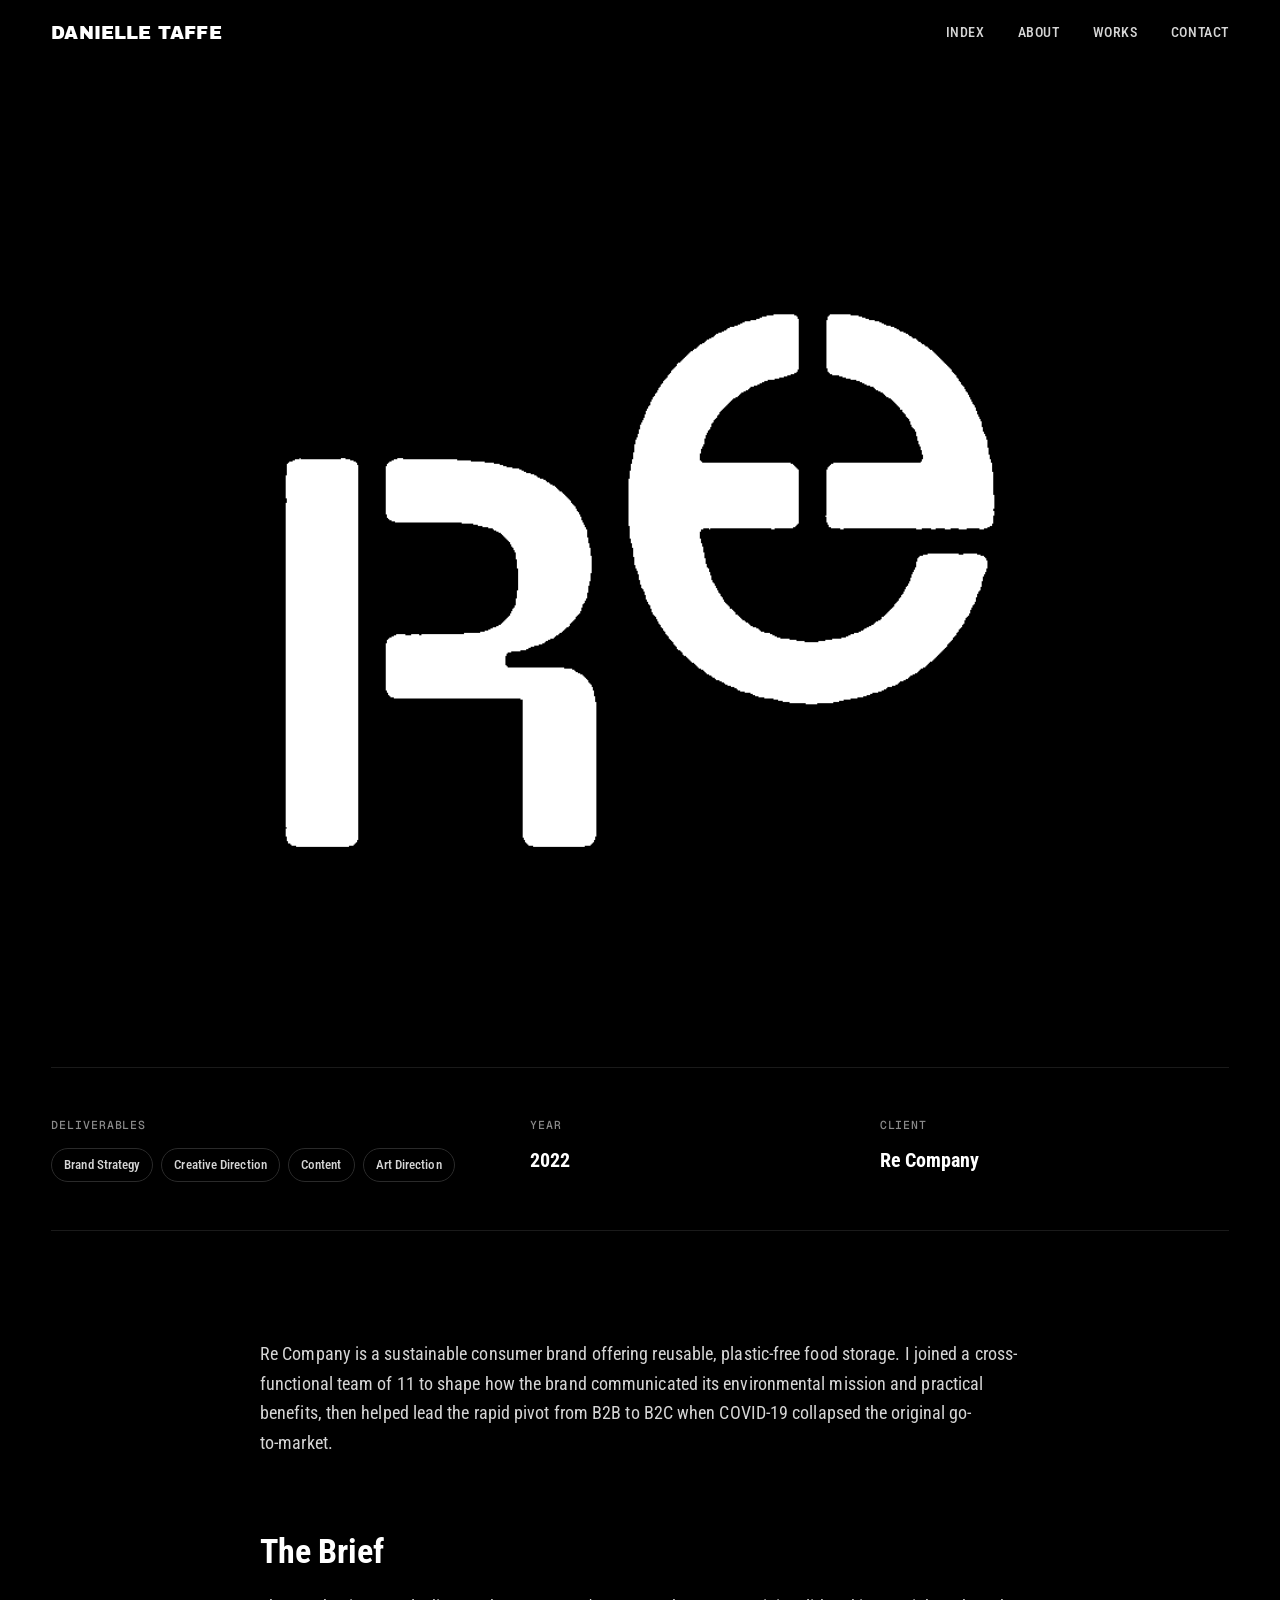
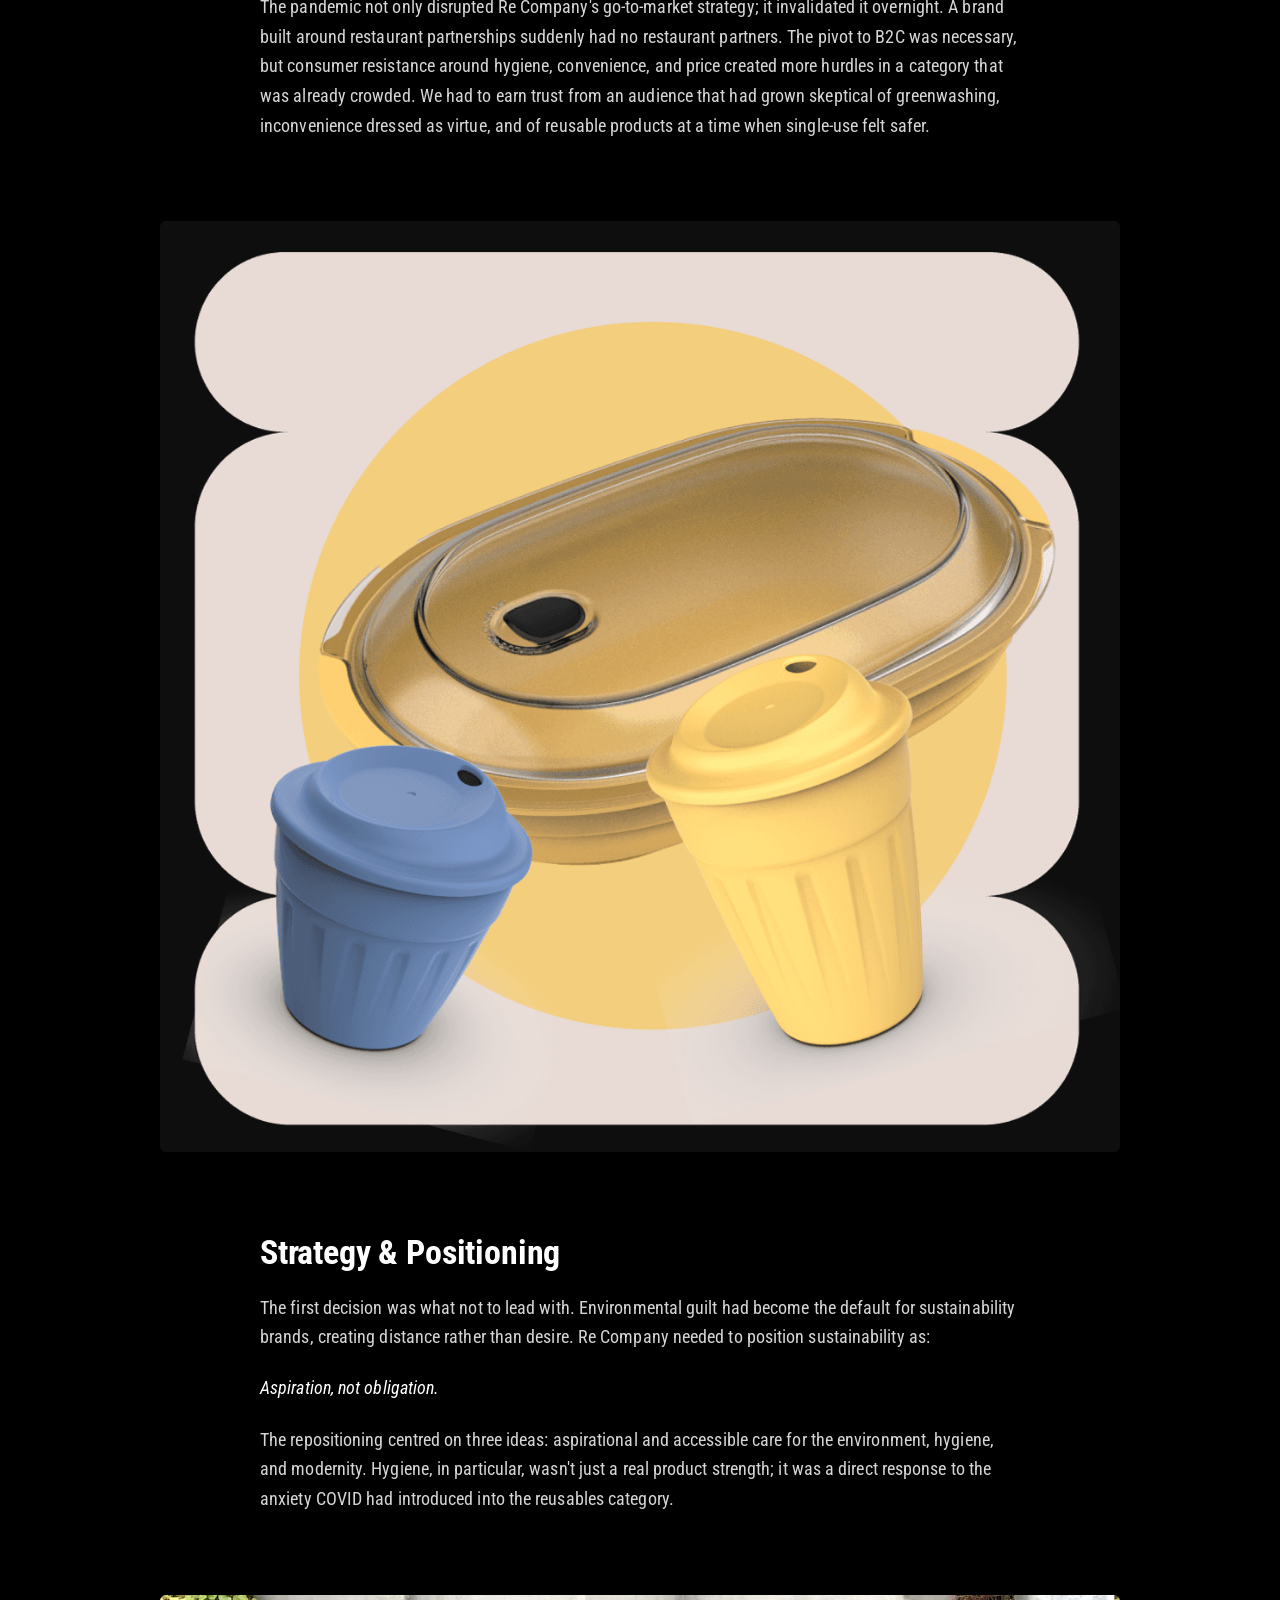
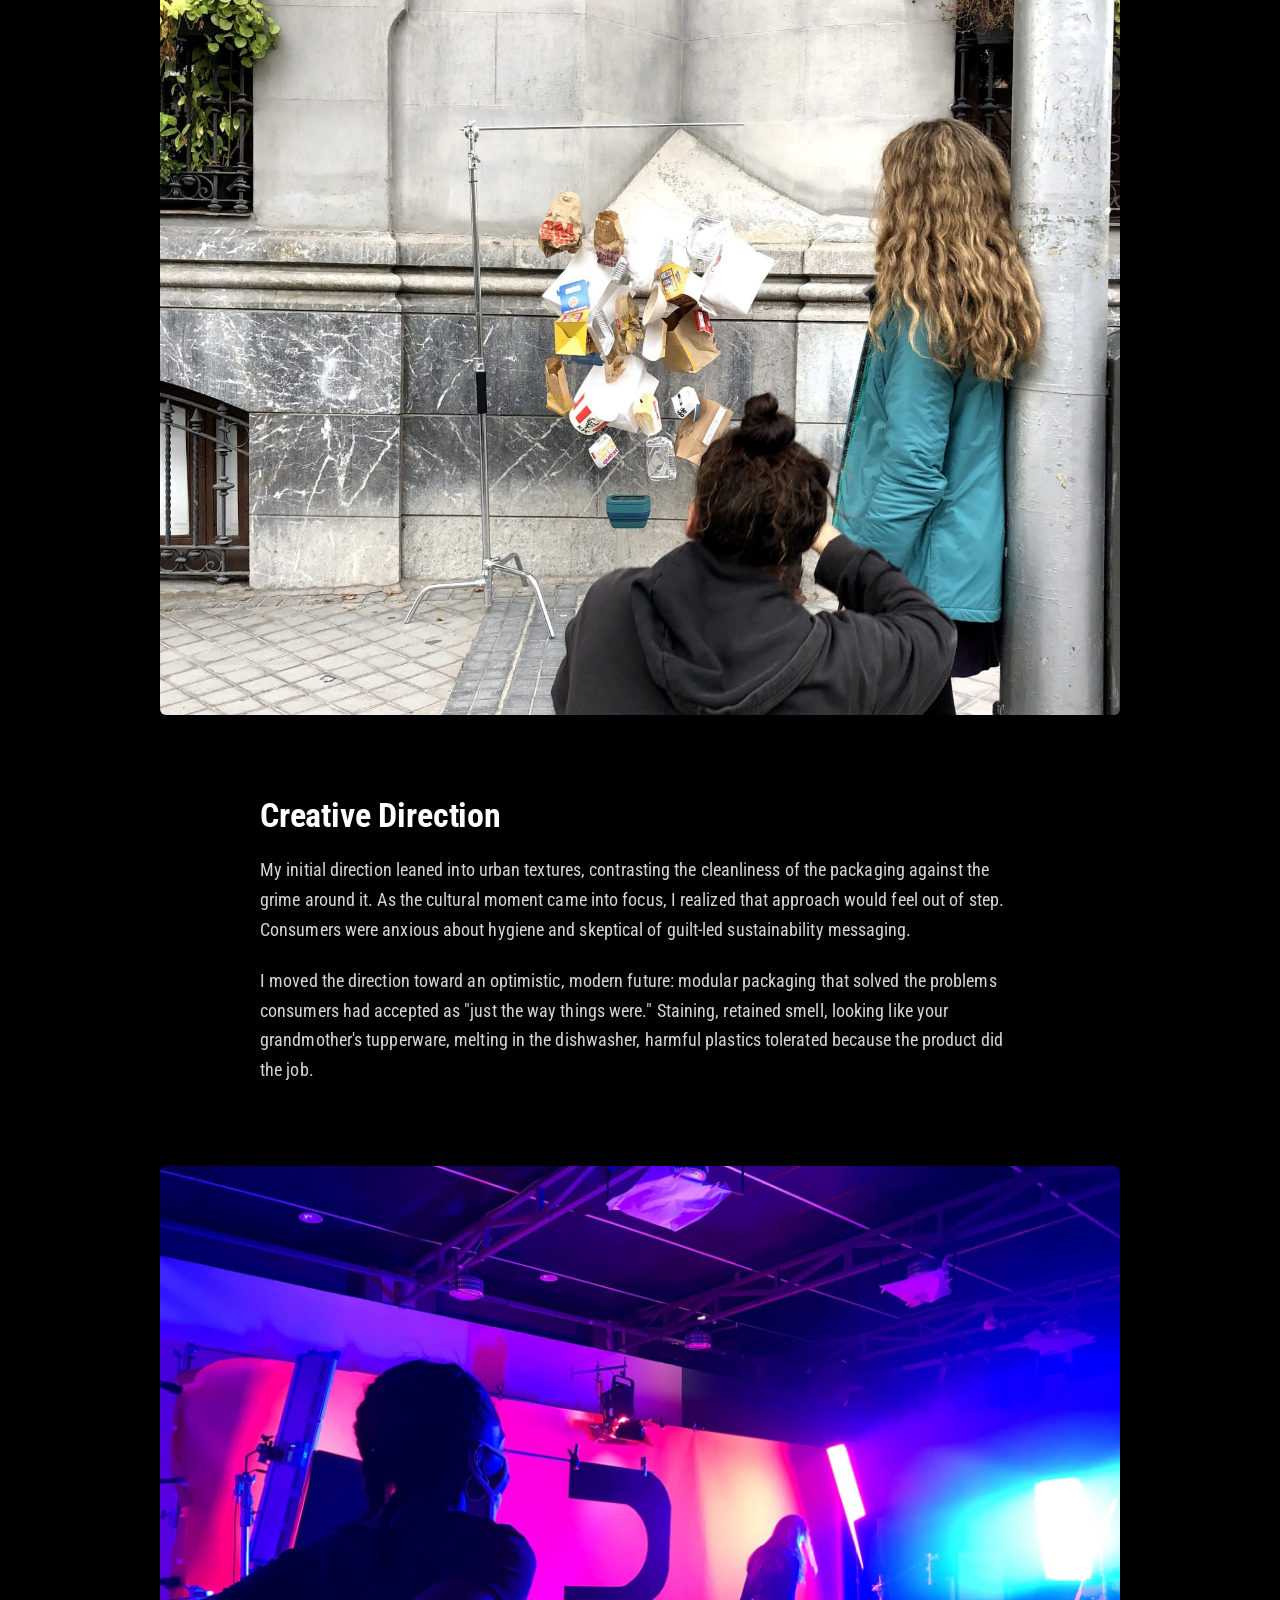
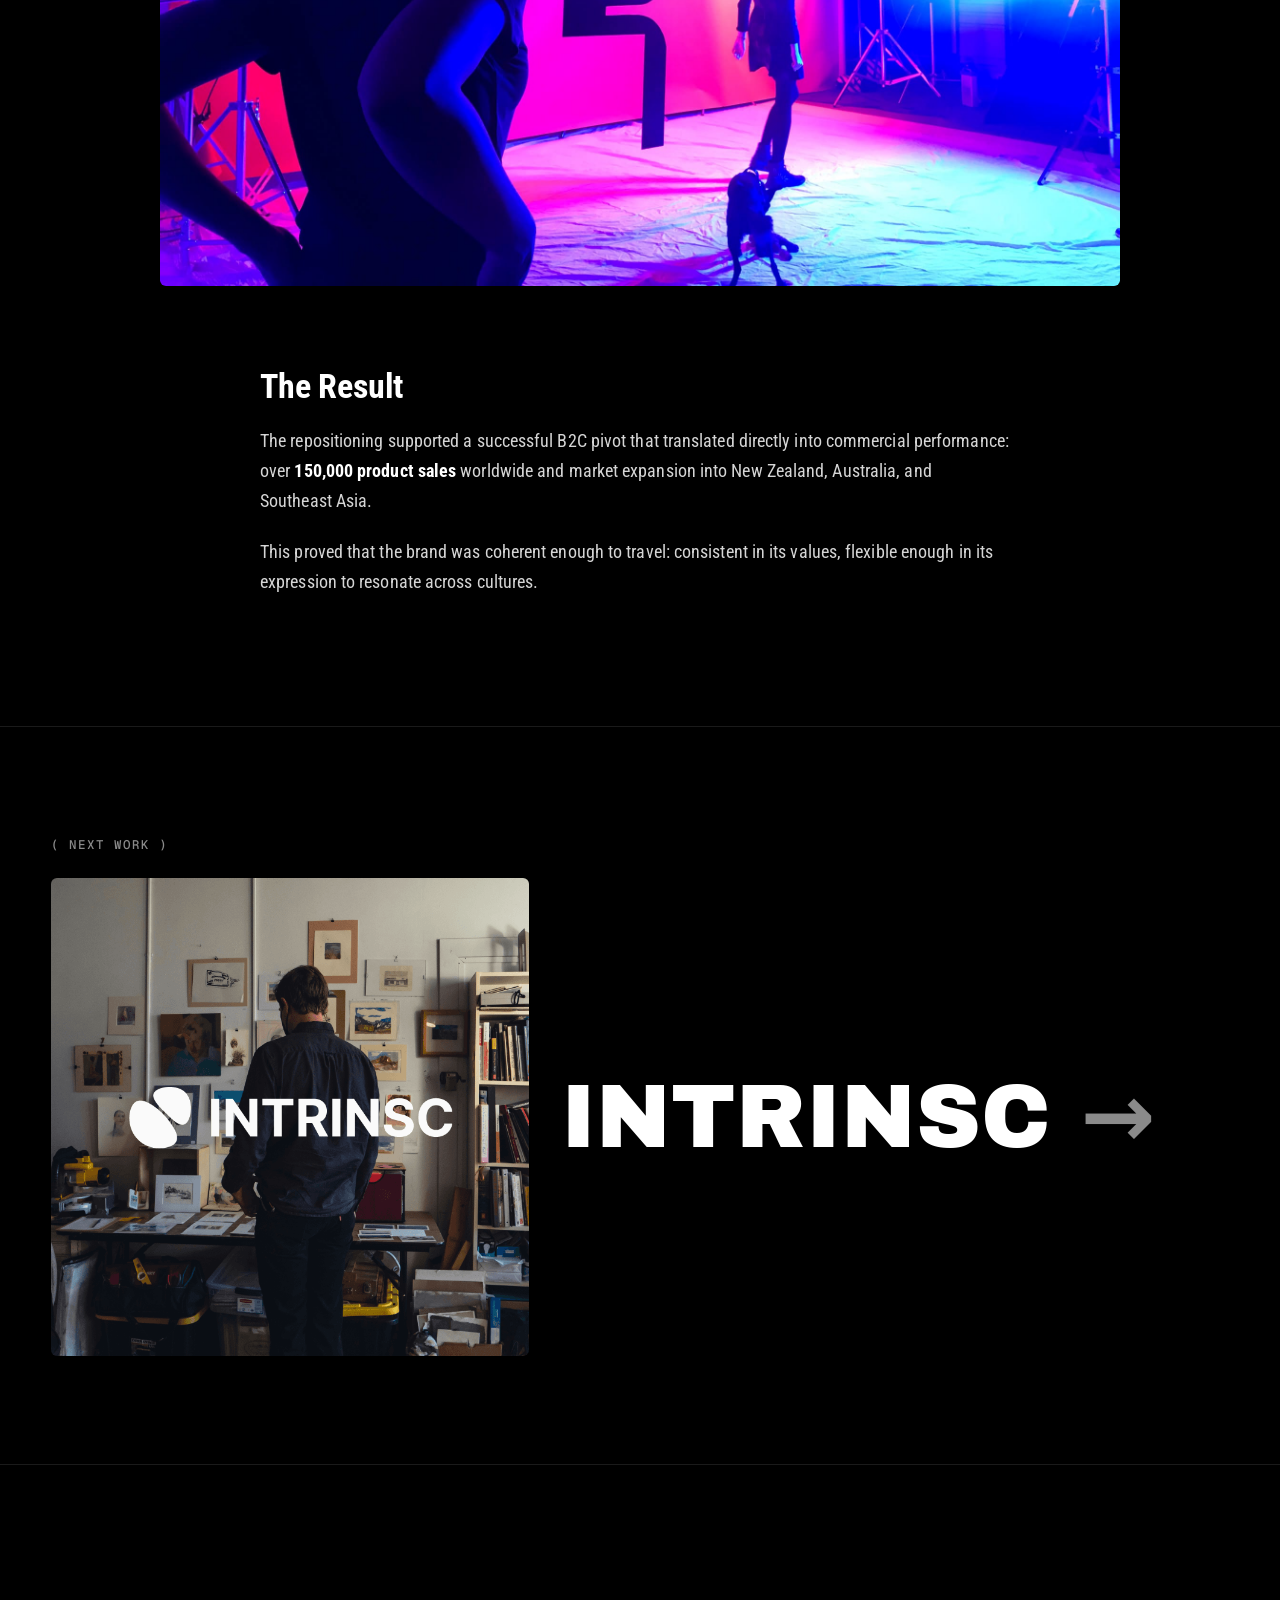
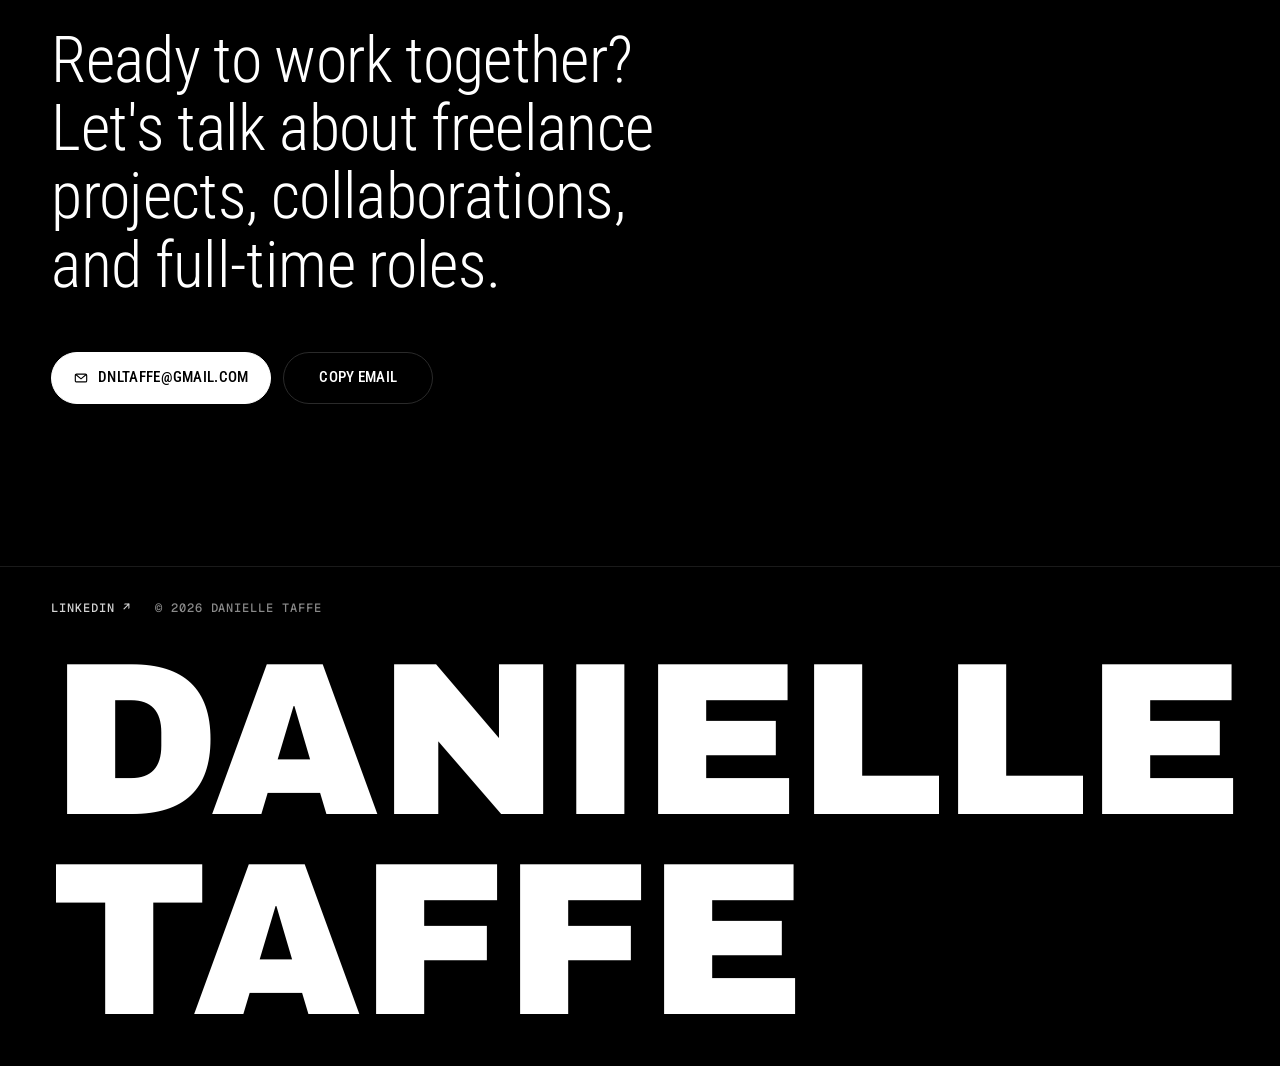
<file: works/re-company.html>
<!doctype html>
<html lang="en">
<head>
<meta charset="utf-8" />
<meta name="viewport" content="width=device-width, initial-scale=1" />
<title>Re Company — Danielle Taffe</title>
<meta name="description" content="Brand strategy and creative direction for Re Company — sustainable, reusable food storage." />
<link rel="preconnect" href="https://fonts.googleapis.com" />
<link rel="preconnect" href="https://fonts.gstatic.com" crossorigin />
<link href="https://fonts.googleapis.com/css2?family=Archivo+Black&family=Roboto+Condensed:ital,wght@0,400;0,500;0,700;1,400;1,700&family=Geist+Mono:wght@400;500&display=swap" rel="stylesheet" />
<link rel="stylesheet" href="../styles.css" />
</head>
<body data-screen-label="Re Company">

<header class="site-header">
  <div class="container nav">
    <div class="wordmark"><a href="../index.html">Danielle taffe</a></div>
    <nav class="nav-links" aria-label="Primary">
      <a href="../index.html">Index</a>
      <a href="../index.html#info">About</a>
      <a href="../works.html">Works</a>
      <a href="mailto:dnltaffe@gmail.com">Contact</a>
    </nav>
  </div>
</header>

<main>
  <section class="case-hero">
    <div class="container">
      <figure class="case-hero__media reveal">
        <img src="../assets/recompany-thumb.png" alt="Re Company brand identity" />
      </figure>
    </div>
  </section>

  <section>
    <div class="container">
      <div class="case-meta reveal">
        <div class="case-meta__block">
          <div class="label">Deliverables</div>
          <div class="case-meta__deliverables">
            <span class="deliverable">Brand Strategy</span>
            <span class="deliverable">Creative Direction</span>
            <span class="deliverable">Content</span>
            <span class="deliverable">Art Direction</span>
          </div>
        </div>
        <div class="case-meta__block">
          <div class="label">Year</div>
          <div class="value">2022</div>
        </div>
        <div class="case-meta__block">
          <div class="label">Client</div>
          <div class="value">Re Company</div>
        </div>
        <div class="case-meta__block"></div>
      </div>
    </div>
  </section>

  <article class="case-body">
    <div class="container">
      <div class="case-body__inner">
        <p class="reveal">Re Company is a sustainable consumer brand offering reusable, plastic-free food storage. I joined a cross-functional team of 11 to shape how the brand communicated its environmental mission and practical benefits, then helped lead the rapid pivot from B2B to B2C when COVID-19 collapsed the original go-to-market.</p>

        <h3 class="reveal">The Brief</h3>
        <p class="reveal">The pandemic not only disrupted Re Company's go-to-market strategy; it invalidated it overnight. A brand built around restaurant partnerships suddenly had no restaurant partners. The pivot to B2C was necessary, but consumer resistance around hygiene, convenience, and price created more hurdles in a category that was already crowded.


We had to earn trust from an audience that had grown skeptical of greenwashing, inconvenience dressed as virtue, and of reusable products at a time when single-use felt safer.</p>
        <p class="reveal">
</p>
      </div>

      <figure class="case-figure case-figure--full reveal">
        <img src="../assets/recompany-1.png" alt="Re Company packaging system" />
      </figure>

      <div class="case-body__inner">
        <h3 class="reveal">Strategy &amp; Positioning</h3>
        <p class="reveal">The first decision was what not to lead with. Environmental guilt had become the default for sustainability brands, creating distance rather than desire. Re Company needed to position sustainability as:</p>
        <p class="reveal"><em>Aspiration, not obligation.</em></p>
        <p class="reveal">The repositioning centred on three ideas: aspirational and accessible care for the environment, hygiene, and modernity. Hygiene, in particular, wasn't just a real product strength; it was a direct response to the anxiety COVID had introduced into the reusables category.</p>
      </div>

      <figure class="case-figure case-figure--full reveal">
        <img src="../assets/recompany-3.jpeg" alt="Re Company photoshoot — street scene with floating fast-food packaging" style="aspect-ratio: 4/3; object-fit: cover; width: 100%; object-position: center;" />
      </figure>

      <div class="case-body__inner">
        <h3 class="reveal">Creative Direction</h3>
        <p class="reveal">My initial direction leaned into urban textures, contrasting the cleanliness of the packaging against the grime around it. As the cultural moment came into focus, I realized that approach would feel out of step. Consumers were anxious about hygiene and skeptical of guilt-led sustainability messaging.</p>
        <p class="reveal">I moved the direction toward an optimistic, modern future: modular packaging that solved the problems consumers had accepted as "just the way things were." Staining, retained smell, looking like your grandmother's tupperware, melting in the dishwasher, harmful plastics tolerated because the product did the job.</p>
      </div>

      <figure class="case-figure case-figure--full reveal">
        <img src="../assets/recompany-4.jpeg" alt="Re Company photoshoot — studio set with magenta lighting" style="aspect-ratio: 4/3; object-fit: cover; width: 100%;" />
      </figure>

      <div class="case-body__inner">
        <h3 class="reveal">The Result</h3>
        <p class="reveal">The repositioning supported a successful B2C pivot that translated directly into commercial performance: over <strong>150,000 product sales</strong> worldwide and market expansion into New Zealand, Australia, and Southeast Asia.</p>
        <p class="reveal">This proved that the brand was coherent enough to travel: consistent in its values, flexible enough in its expression to resonate across cultures.</p>
      </div>
    </div>
  </article>

  <section class="next-work">
    <div class="container">
      <div class="section-label reveal">( Next work )</div>
      <a href="intrinsc.html" class="reveal">
        <div class="next-work__media">
          <img src="../assets/intrinsc-hero.png" alt="Intrinsc" />
        </div>
        <h2 class="next-work__title" style="font-weight: 400">Intrinsc <span class="arrow">→</span></h2>
      </a>
    </div>
  </section>

  <section class="contact">
    <div class="container">
      <h2 class="reveal" style="font-weight: 300">Ready to work together? Let's talk about freelance projects, collaborations, and full-time roles.</h2>
      <div class="contact-actions reveal" data-delay="1">
        <a href="mailto:dnltaffe@gmail.com" class="btn">
          <svg class="icon-mail" viewBox="0 0 16 16" fill="none" stroke="currentColor" stroke-width="1.3"><rect x="1.5" y="3.5" width="13" height="9" rx="1.5"/><path d="M2 4l6 5 6-5"/></svg>
          dnltaffe@gmail.com
        </a>
        <button class="btn btn--ghost copy-btn" data-copy-email="dnltaffe@gmail.com" type="button">
          <span class="label-default">Copy email</span>
          <span class="label-copied">Copied ✓</span>
        </button>
      </div>
    </div>
  </section>
</main>

<footer class="site-footer">
  <div class="container">
    <div class="footer-inner">
      <div class="footer-meta">
        <a href="https://www.linkedin.com/in/danielletaffe/" target="_blank" rel="noopener">LinkedIn ↗</a>
        <span>© 2026 Danielle Taffe</span>
      </div>
    </div>
    <div class="wordmark-lg">Danielle taffe</div>
  </div>
</footer>

<script src="../main.js"></script>
</body>
</html>
</file>
<file: styles.css>
/* ============================================================
   Danielle Taffe — Portfolio
   Dark theme · Roboto Condensed · Archivo Black wordmark
   ============================================================ */
:root {
  /* Color */
  --bg:        #000;
  --bg-2:      #0e0e0e;
  --bg-3:      #161616;
  --fg:        #ffffff;
  --fg-2:      #d5d5d5;
  --muted:     #8a8a8a;
  --rule:      #2a2a2a;
  --rule-soft: #1a1a1a;
  --inverse:   #000;
  --invbg:     #fff;
  --accent-green: #4ade80;

  /* Type */
  --display: "Archivo Black", "Helvetica Neue", Arial, sans-serif;
  --sans:    "Roboto Condensed", ui-sans-serif, system-ui, -apple-system, "Helvetica Neue", Arial, sans-serif;
  --mono:    "Geist Mono", ui-monospace, "SF Mono", Menlo, monospace;

  /* Sizing */
  --container: 1320px;
  --pad-x: clamp(20px, 4vw, 56px);
  --gap-row: clamp(80px, 12vh, 180px);

  /* Motion */
  --ease:     cubic-bezier(.2,.7,.2,1);
  --ease-out: cubic-bezier(.16,1,.3,1);
}

* { box-sizing: border-box; }
html, body { margin: 0; padding: 0; }
html { -webkit-text-size-adjust: 100%; scroll-behavior: smooth; }

body {
  background: var(--bg);
  color: var(--fg);
  font-family: var(--sans);
  font-size: 17px;
  font-weight: 400;
  line-height: 1.55;
  letter-spacing: 0.005em;
  -webkit-font-smoothing: antialiased;
  text-rendering: optimizeLegibility;
}

img, video { max-width: 100%; height: auto; display: block; }
a { color: inherit; text-decoration: none; }

::selection { background: var(--fg); color: var(--bg); }

.container {
  width: 100%;
  max-width: var(--container);
  margin: 0 auto;
  padding-inline: var(--pad-x);
}

/* ============================================================
   Header
   ============================================================ */
.site-header {
  position: sticky;
  top: 0;
  z-index: 50;
  background: color-mix(in oklab, var(--bg) 88%, transparent);
  backdrop-filter: saturate(140%) blur(14px);
  -webkit-backdrop-filter: saturate(140%) blur(14px);
  border-bottom: 1px solid transparent;
  transition: border-color .3s var(--ease);
}
.site-header.scrolled { border-bottom-color: var(--rule); }

.nav {
  display: flex;
  align-items: center;
  justify-content: space-between;
  padding-block: 18px;
}
.wordmark {
  font-family: var(--display);
  font-weight: 400; /* Archivo Black is single-weight, already heavy */
  font-size: clamp(15px, 1.5vw, 18px);
  letter-spacing: 0.01em;
  line-height: 1;
  text-transform: uppercase;
}
.wordmark a { display: inline-block; transition: opacity .25s var(--ease); }
.wordmark a:hover { opacity: .65; }

.nav-links {
  display: flex;
  gap: clamp(18px, 2.6vw, 36px);
  font-family: var(--sans);
  font-size: 14px;
  font-weight: 500;
  letter-spacing: 0.04em;
  text-transform: uppercase;
}
.nav-links a {
  position: relative;
  padding-block: 4px;
  color: var(--fg-2);
  transition: color .25s var(--ease);
}
.nav-links a::after {
  content: "";
  position: absolute;
  left: 0; right: 0; bottom: 0;
  height: 1px;
  background: currentColor;
  transform: scaleX(0);
  transform-origin: left;
  transition: transform .35s var(--ease-out);
}
.nav-links a:hover { color: var(--fg); }
.nav-links a:hover::after,
.nav-links a.is-active::after { transform: scaleX(1); }

/* ============================================================
   Type — headings system (all Roboto Condensed bold)
   ============================================================ */
h1, h2, h3, h4, h5, h6 {
  font-family: var(--sans);
  font-weight: 700;
  line-height: 1.08;
  letter-spacing: -0.005em;
  margin: 0;
  color: var(--fg);
  text-wrap: balance;
}
em { font-style: italic; color: var(--fg-2); }
strong { font-weight: 700; color: var(--fg); }

/* ============================================================
   Hero
   ============================================================ */
.hero {
  padding-top: clamp(80px, 16vh, 180px);
  padding-bottom: clamp(80px, 14vh, 160px);
}
.hero h1 {
  font-size: clamp(40px, 5.4vw, 72px);
  font-weight: 700;
  line-height: 1.05;
  letter-spacing: -0.01em;
  max-width: 22ch;
}

.hero .eyebrow {
  display: inline-flex;
  align-items: center;
  gap: 10px;
  font-family: var(--mono);
  font-size: 12.5px;
  font-weight: 500;
  letter-spacing: 0.08em;
  text-transform: uppercase;
  color: var(--muted);
  margin-bottom: 28px;
}
.eyebrow .dot {
  width: 7px; height: 7px;
  border-radius: 999px;
  background: var(--accent-green);
  box-shadow: 0 0 0 4px color-mix(in oklab, var(--accent-green) 22%, transparent);
}

/* ============================================================
   Section heading
   ============================================================ */
.section { padding-block: var(--gap-row); border-top: 1px solid var(--rule-soft); }
.section:first-of-type { border-top: 0; }

.section-head {
  display: grid;
  grid-template-columns: 1fr;
  gap: 18px;
  margin-bottom: clamp(40px, 6vh, 72px);
}
@media (min-width: 820px) {
  .section-head { grid-template-columns: 1fr 2fr; align-items: end; }
}
.section-label {
  font-family: var(--mono);
  font-size: 12.5px;
  font-weight: 500;
  letter-spacing: 0.08em;
  text-transform: uppercase;
  color: var(--muted);
}
.section-title {
  font-size: clamp(32px, 4vw, 48px);
  font-weight: 700;
  line-height: 1.08;
  letter-spacing: -0.01em;
}

/* ============================================================
   Project list
   ============================================================ */
.projects { display: grid; grid-template-columns: 1fr; gap: clamp(32px, 5vw, 56px); }
@media (min-width: 720px) {
  .projects.two-up { grid-template-columns: 1fr 1fr; }
}

.project {
  display: block;
  position: relative;
}
.project__media {
  position: relative;
  overflow: hidden;
  background: var(--bg-2);
  border-radius: 6px;
  aspect-ratio: 4/3;
}
.project__media img,
.project__media video {
  width: 100%;
  height: 100%;
  object-fit: cover;
  transition: transform 1.1s var(--ease-out), filter .6s var(--ease);
  will-change: transform;
}
.project:hover .project__media img,
.project:hover .project__media video { transform: scale(1.035); }

.project__meta {
  display: flex;
  align-items: baseline;
  justify-content: space-between;
  gap: 16px;
  margin-top: 18px;
  font-size: 15px;
  color: var(--fg-2);
}
.project__title {
  font-family: var(--sans);
  font-weight: 700;
  font-size: clamp(22px, 2vw, 26px);
  letter-spacing: -0.005em;
  color: var(--fg);
  line-height: 1.1;
}
.project__tag, .project__year {
  font-family: var(--mono);
  font-size: 12px;
  font-weight: 500;
  letter-spacing: 0.06em;
  text-transform: uppercase;
  color: var(--muted);
}
.project__tags { display: flex; gap: 14px; }

.project__view {
  position: absolute;
  inset: auto auto 16px 16px;
  display: inline-flex;
  align-items: center;
  gap: 8px;
  padding: 8px 14px;
  background: color-mix(in oklab, var(--fg) 92%, transparent);
  color: var(--bg);
  backdrop-filter: blur(8px);
  border-radius: 999px;
  font-family: var(--mono);
  font-size: 11.5px;
  font-weight: 500;
  letter-spacing: 0.08em;
  text-transform: uppercase;
  transform: translateY(8px);
  opacity: 0;
  transition: transform .5s var(--ease-out), opacity .35s var(--ease);
}
.project:hover .project__view { transform: translateY(0); opacity: 1; }
.project__view svg { width: 11px; height: 11px; }

/* ============================================================
   About / Info
   ============================================================ */
.about-grid {
  display: grid;
  grid-template-columns: 1fr;
  gap: clamp(40px, 6vw, 72px);
  align-items: start;
}
@media (min-width: 940px) {
  .about-grid { grid-template-columns: minmax(0,1fr) 280px; gap: 56px; }
}
.about-copy p {
  font-family: var(--sans);
  font-weight: 400;
  font-size: clamp(18px, 1.6vw, 22px);
  line-height: 1.5;
  letter-spacing: 0;
  margin: 0 0 1.2em;
  color: var(--fg-2);
  text-wrap: pretty;
  max-width: 38ch;
}
.about-copy p:last-child { margin-bottom: 0; }

.about-media { display: grid; gap: 16px; max-width: 280px; }
.about-media img {
  width: 100%;
  border-radius: 6px;
  aspect-ratio: 4/3;
  object-fit: cover;
  background: var(--bg-2);
}
.about-media img:first-child { aspect-ratio: 4/5; object-position: 50% 30%; }

/* Stats */
.stats {
  display: grid;
  grid-template-columns: repeat(3, 1fr);
  gap: 24px;
  margin-top: 56px;
  border-top: 1px solid var(--rule-soft);
  padding-top: 32px;
}
.stat__num {
  font-family: var(--sans);
  font-weight: 700;
  font-size: clamp(36px, 4.6vw, 56px);
  line-height: 1;
  letter-spacing: -0.02em;
}
.stat__label {
  margin-top: 8px;
  font-family: var(--mono);
  font-size: 12px;
  font-weight: 500;
  letter-spacing: 0.08em;
  text-transform: uppercase;
  color: var(--muted);
}

/* Capabilities list */
.cap-list { list-style: none; padding: 0; margin: 0; }
.cap-list li {
  display: flex;
  align-items: baseline;
  justify-content: space-between;
  gap: 24px;
  padding-block: 22px;
  border-top: 1px solid var(--rule-soft);
  font-family: var(--sans);
  font-weight: 700;
  font-size: clamp(24px, 2.8vw, 34px);
  letter-spacing: -0.005em;
  line-height: 1.1;
  transition: padding .35s var(--ease);
  cursor: default;
}
.cap-list li:last-child { border-bottom: 1px solid var(--rule-soft); }
.cap-list li .num {
  font-family: var(--mono);
  font-weight: 500;
  font-size: 12px;
  letter-spacing: 0.08em;
  color: var(--muted);
  text-transform: uppercase;
}
.cap-list li:hover { padding-left: 14px; }

/* Experience list */
.exp-list { list-style: none; padding: 0; margin: 0; }
.exp-list li {
  display: grid;
  grid-template-columns: 1fr;
  gap: 6px;
  padding-block: 22px;
  border-top: 1px solid var(--rule-soft);
}
@media (min-width: 720px) {
  .exp-list li {
    grid-template-columns: 1.4fr 1fr 0.6fr;
    align-items: baseline;
    gap: 24px;
  }
}
.exp-list li:last-child { border-bottom: 1px solid var(--rule-soft); }
.exp-role {
  font-family: var(--sans);
  font-weight: 700;
  font-size: clamp(20px, 2.2vw, 26px);
  letter-spacing: -0.005em;
  line-height: 1.15;
}
.exp-company { color: var(--fg-2); font-size: 16px; }
.exp-years {
  font-family: var(--mono);
  font-size: 12.5px;
  font-weight: 500;
  letter-spacing: 0.06em;
  text-transform: uppercase;
  color: var(--muted);
}
@media (min-width: 720px) {
  .exp-years { text-align: right; }
}

/* ============================================================
   Contact / Footer CTA
   ============================================================ */
.contact {
  padding-block: clamp(120px, 18vh, 220px);
  border-top: 1px solid var(--rule-soft);
}
.contact h2 {
  font-family: var(--sans);
  font-weight: 700;
  font-size: clamp(34px, 5vw, 64px);
  line-height: 1.07;
  letter-spacing: -0.01em;
  margin: 0 0 .8em;
  max-width: 22ch;
}
.contact-actions {
  display: flex;
  flex-wrap: wrap;
  gap: 12px;
  margin-top: 28px;
}

.btn {
  display: inline-flex;
  align-items: center;
  gap: 10px;
  padding: 14px 22px;
  font-family: var(--sans);
  font-weight: 500;
  font-size: 14.5px;
  letter-spacing: 0.02em;
  text-transform: uppercase;
  border-radius: 999px;
  border: 1px solid var(--fg);
  background: var(--fg);
  color: var(--bg);
  cursor: pointer;
  transition: background .25s var(--ease), color .25s var(--ease), transform .25s var(--ease);
}
.btn:hover { transform: translateY(-1px); }
.btn--ghost {
  background: transparent;
  color: var(--fg);
  border-color: var(--rule);
}
.btn--ghost:hover { border-color: var(--fg); }

.btn .icon-mail { width: 14px; height: 14px; }

/* Copy button states */
.copy-btn { position: relative; min-width: 150px; justify-content: center; }
.copy-btn span { transition: opacity .25s var(--ease), transform .3s var(--ease); }
.copy-btn .label-default { display: inline-block; }
.copy-btn .label-copied {
  position: absolute;
  left: 0; right: 0;
  opacity: 0;
  transform: translateY(6px);
}
.copy-btn.is-copied .label-default { opacity: 0; transform: translateY(-6px); }
.copy-btn.is-copied .label-copied { opacity: 1; transform: translateY(0); }

/* ============================================================
   Footer
   ============================================================ */
.site-footer {
  padding-block: 32px 24px;
  border-top: 1px solid var(--rule-soft);
}
.footer-inner {
  display: flex;
  align-items: flex-end;
  justify-content: space-between;
  gap: 24px;
  flex-wrap: wrap;
}
.site-footer .wordmark-lg {
  font-family: var(--display) !important;
  font-weight: 400;
  font-size: clamp(56px, 17vw, 220px);
  line-height: .92;
  letter-spacing: -0.005em;
  text-transform: uppercase;
  margin: 24px 0 0;
  color: var(--fg);
  /* Tighten the letter to the very edges for that nameplate feel */
}
.footer-meta {
  display: flex;
  gap: 24px;
  font-family: var(--mono);
  font-size: 12px;
  font-weight: 500;
  letter-spacing: 0.08em;
  text-transform: uppercase;
  color: var(--muted);
}
.footer-meta a { color: var(--fg-2); }
.footer-meta a:hover { color: var(--fg); }

/* ============================================================
   Case study (project page)
   ============================================================ */
.case-hero {
  padding-top: clamp(40px, 8vh, 80px);
  padding-bottom: clamp(40px, 5vh, 64px);
}
.case-hero__media {
  background: var(--bg-2);
  border-radius: 8px;
  overflow: hidden;
  aspect-ratio: 4/3;
  margin: 0;
}
.case-hero__media img { width: 100%; height: 100%; object-fit: cover; }

.case-meta {
  display: grid;
  grid-template-columns: 1fr;
  gap: 24px;
  padding-block: 48px;
  border-top: 1px solid var(--rule-soft);
  border-bottom: 1px solid var(--rule-soft);
}
@media (min-width: 820px) {
  .case-meta { grid-template-columns: 1.4fr 1fr 1fr auto; align-items: start; }
}
.case-meta__block .label {
  font-family: var(--mono);
  font-size: 11.5px;
  font-weight: 500;
  letter-spacing: 0.08em;
  text-transform: uppercase;
  color: var(--muted);
  margin-bottom: 14px;
}
.case-meta__block .value {
  font-family: var(--sans);
  font-weight: 700;
  font-size: 20px;
  line-height: 1.2;
  letter-spacing: -0.005em;
}
.case-meta__deliverables {
  display: flex;
  flex-wrap: wrap;
  gap: 8px;
}
.deliverable {
  font-family: var(--sans);
  font-size: 13px;
  font-weight: 500;
  padding: 6px 12px;
  border: 1px solid var(--rule);
  border-radius: 999px;
  color: var(--fg-2);
}

.case-body { padding-block: clamp(72px, 12vh, 120px); }
.case-body__inner { max-width: 760px; margin: 0 auto; }
.case-body h3 {
  font-family: var(--sans);
  font-weight: 700;
  font-size: clamp(26px, 3vw, 34px);
  letter-spacing: -0.005em;
  margin: 2.2em 0 .6em;
  line-height: 1.15;
}
.case-body h3:first-child { margin-top: 0; }
.case-body p {
  font-family: var(--sans);
  font-weight: 400;
  font-size: 18px;
  line-height: 1.65;
  color: var(--fg-2);
  margin: 0 0 1.2em;
  text-wrap: pretty;
}
.case-body p em { color: var(--fg); font-style: italic; }
.case-body p strong { color: var(--fg); font-weight: 700; }

/* All case figures share a single max-width so the left/right edges of
   text and images line up. Pair and Full are visually identical in width;
   pair simply splits the same column into two equal cells. */
.case-figure {
  margin: clamp(56px, 9vh, 96px) auto;
  max-width: 960px;
}
.case-figure img {
  width: 100%;
  border-radius: 6px;
  background: var(--bg-2);
  display: block;
}
.case-figure--full {
  /* explicit override — same as default but kept for HTML clarity */
  max-width: 960px;
  margin-inline: auto;
}
.case-figure--pair {
  display: grid;
  gap: 16px;
}
.case-figure--pair > figure {
  /* CRITICAL: kill the browser default <figure> margin (1em 40px) that
     would otherwise shrink each grid cell's content by 80px. */
  margin: 0;
  width: 100%;
}
@media (min-width: 720px) {
  .case-figure--pair { grid-template-columns: 1fr 1fr; }
}
.case-figure figcaption {
  font-family: var(--mono);
  font-size: 12px;
  letter-spacing: 0.06em;
  text-transform: uppercase;
  color: var(--muted);
  margin-top: 14px;
}

/* Responsive video embed */
.video-embed {
  position: relative;
  width: 100%;
  aspect-ratio: 16 / 9;
  border-radius: 6px;
  overflow: hidden;
  background: #000;
}
.video-embed iframe {
  position: absolute;
  inset: 0;
  width: 100%;
  height: 100%;
  border: 0;
}

/* Next work */
.next-work { padding-block: clamp(80px, 12vh, 140px); border-top: 1px solid var(--rule-soft); }
.next-work .section-label { margin-bottom: 24px; }
.next-work a {
  display: grid;
  grid-template-columns: 1fr;
  gap: 32px;
  align-items: center;
}
@media (min-width: 820px) {
  .next-work a { grid-template-columns: 1fr 1.4fr; }
}
.next-work__media {
  overflow: hidden;
  border-radius: 6px;
  aspect-ratio: 1/1;
  background: var(--bg-2);
}
.next-work__media img {
  width: 100%; height: 100%;
  object-fit: cover;
  transition: transform 1.1s var(--ease-out);
}
.next-work a:hover .next-work__media img { transform: scale(1.04); }
.next-work__title {
  font-family: var(--display);
  font-weight: 400;
  font-size: clamp(44px, 7vw, 96px);
  line-height: 1;
  letter-spacing: 0;
  text-transform: uppercase;
  margin: 0;
}
.next-work__title .arrow {
  display: inline-block;
  font-family: var(--sans);
  font-weight: 700;
  color: var(--muted);
  transition: transform .5s var(--ease-out), color .3s var(--ease);
}
.next-work a:hover .arrow { transform: translateX(12px); color: var(--fg); }

/* ============================================================
   Scroll reveal
   ============================================================ */
.reveal {
  opacity: 0;
  transform: translateY(24px);
  transition: opacity .9s var(--ease-out), transform .9s var(--ease-out);
}
.reveal.is-in { opacity: 1; transform: none; }
.reveal[data-delay="1"] { transition-delay: .08s; }
.reveal[data-delay="2"] { transition-delay: .16s; }
.reveal[data-delay="3"] { transition-delay: .24s; }
.reveal[data-delay="4"] { transition-delay: .32s; }

@media (prefers-reduced-motion: reduce) {
  *, *::before, *::after {
    transition-duration: .001ms !important;
    animation-duration: .001ms !important;
  }
  .reveal { opacity: 1; transform: none; }
}

/* ============================================================
   Utility
   ============================================================ */
.mono { font-family: var(--mono); }
.muted { color: var(--muted); }
.sr-only {
  position: absolute; width: 1px; height: 1px; padding: 0; margin: -1px;
  overflow: hidden; clip: rect(0,0,0,0); border: 0;
}
</file>
